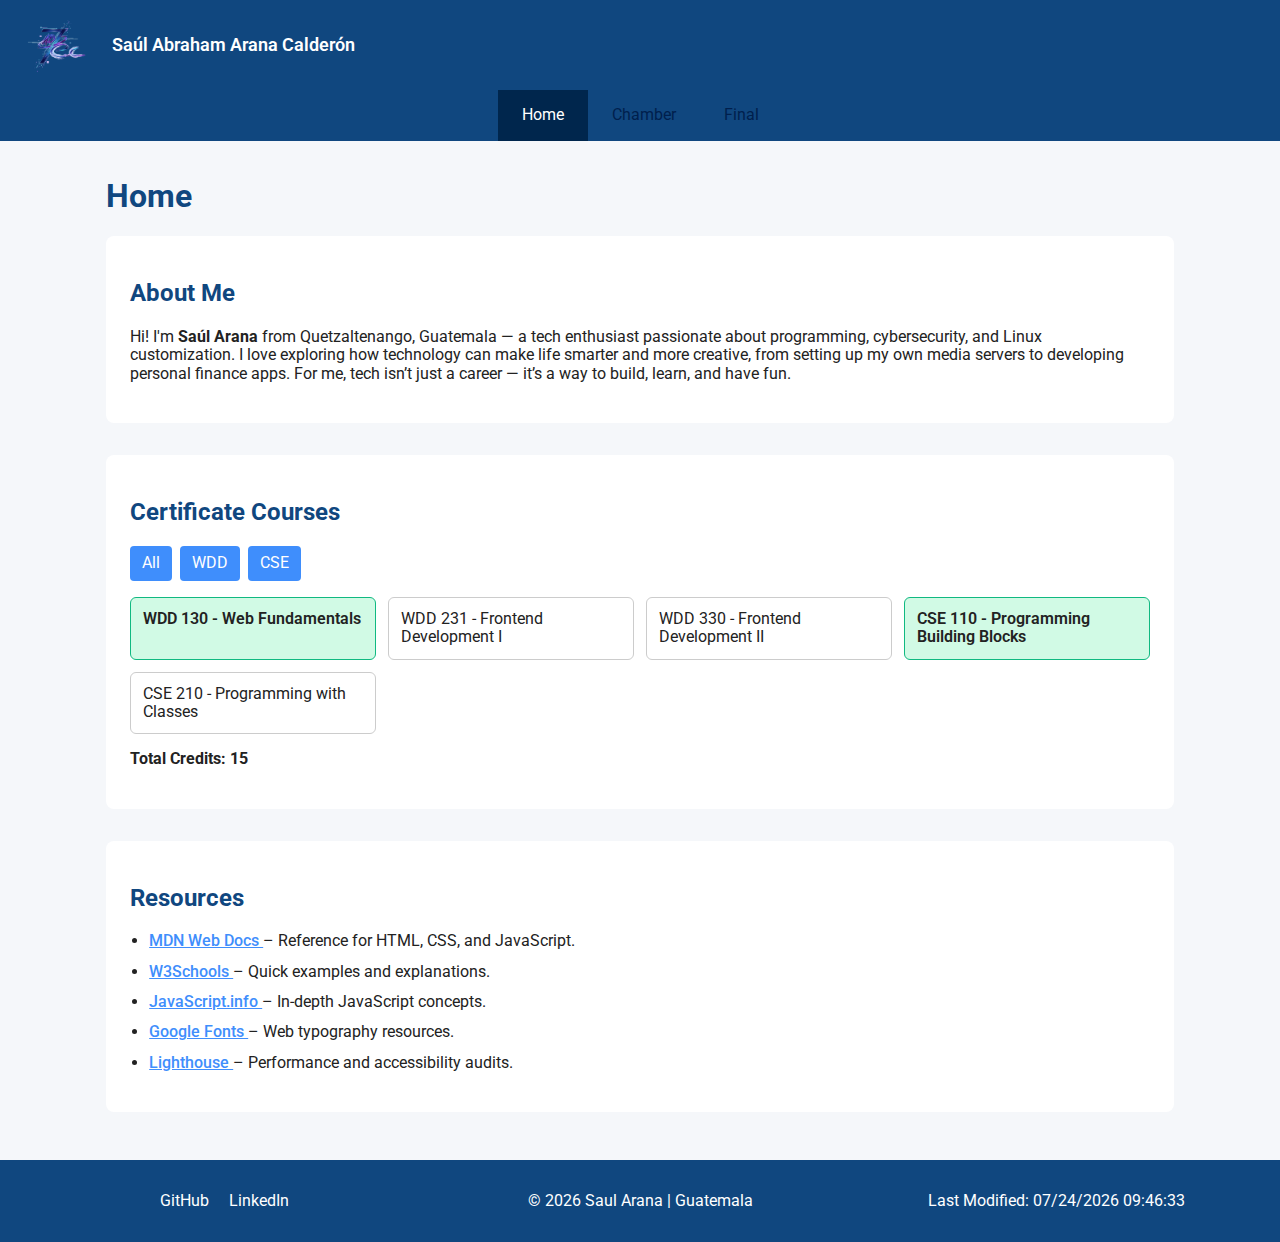
<file: index.html>
<!DOCTYPE html>
<html lang="en">

<head>
  <meta charset="UTF-8">
  <meta name="description" content="Welcome to WDD 231: Web Frontend Development I. Explore assignments, projects, and learning resources to master HTML, CSS, and JavaScript.">
  <meta name="author" content="Saul Abraham Arana Calderón">
  <meta name="viewport" content="width=device-width, initial-scale=1.0">
  <title>WDD 231 | Home</title>
  <link rel="icon" href="images/favicon.ico">

  <!-- CSS -->
  <link rel="stylesheet" href="styles/normalize.css">
  <link rel="stylesheet" href="styles/small.css">
  <link rel="stylesheet" href="styles/large.css">

  <!-- JS -->
  <script src="scripts/navigation.js" defer></script>
  <script src="scripts/date.js" defer></script>
  <script src="scripts/course.js" defer></script>

  <!-- Open Graph meta properties -->
  <meta property="og:title" content="Saul Arana | WDD 231 Course Home Page">
  <meta property="og:description"
    content="Home page for WDD 231: Web Frontend Development I. Includes assignments, projects, and resources to learn HTML, CSS, and JavaScript.">
  <meta property="og:image" content="https://SAAC7.github.io/wdd231/">
  <meta property="og:url" content="https://SAAC7.github.io/wdd231/images/ab7ec.png">

  <!-- Google Fonts -->
<link rel="preconnect" href="https://fonts.googleapis.com">
<link rel="preconnect" href="https://fonts.gstatic.com" crossorigin>
<link href="https://fonts.googleapis.com/css2?family=Roboto:wght@400;700&display=swap" rel="stylesheet">



</head>

<body>

  <header>
    <img src="images/ab7ec.png" alt="Site logo">
    <span>Saúl Abraham Arana Calderón</span>
    <button id="menuBtn">☰</button>
  </header>

  <nav id="navMenu">
    <a href="index.html" class="active">Home</a>
    <a href="chamber/directory.html">Chamber</a>
    <a href="#">Final</a>
  </nav>

  <main>
    <h1>Home</h1>

    <section>
      <h2>About Me</h2>
      <p>Hi! I'm <strong>Saúl Arana</strong> from Quetzaltenango, Guatemala — a tech enthusiast passionate about
        programming, cybersecurity, and Linux customization. I love exploring how technology can make life smarter and
        more creative, from setting up my own media servers to developing personal finance apps. For me, tech isn’t just
        a career — it’s a way to build, learn, and have fun.</p>
    </section>

    <section>
      <h2>Certificate Courses</h2>

      <div class="course-filters">
        <button data-filter="all">All</button>
        <button data-filter="wdd">WDD</button>
        <button data-filter="cse">CSE</button>
      </div>

      <div id="courses"></div>
      <p id="totalCredits"></p>
    </section>

    <section>
      <h2>Resources</h2>
      <ul class="resources">
        <li>
          <a href="https://developer.mozilla.org/" target="_blank" rel="noopener">
            MDN Web Docs
          </a> – Reference for HTML, CSS, and JavaScript.
        </li>
        <li>
          <a href="https://www.w3schools.com/" target="_blank" rel="noopener">
            W3Schools
          </a> – Quick examples and explanations.
        </li>
        <li>
          <a href="https://javascript.info/" target="_blank" rel="noopener">
            JavaScript.info
          </a> – In-depth JavaScript concepts.
        </li>
        <li>
          <a href="https://fonts.google.com/" target="_blank" rel="noopener">
            Google Fonts
          </a> – Web typography resources.
        </li>
        <li>
          <a href="https://developer.chrome.com/docs/lighthouse/" target="_blank" rel="noopener">
            Lighthouse
          </a> – Performance and accessibility audits.
        </li>
      </ul>
    </section>

  </main>

  <footer>
    <div class="social">
      <a href="https://github.com/SAAC7">GitHub</a>
      <a href="https://www.linkedin.com/in/saac7/">LinkedIn</a>
    </div>

    <p>
      &copy; <span id="year"></span> Saul Arana | Guatemala
    </p>

    <p id="lastModified"></p>
  </footer>

</body>

</html>
</file>
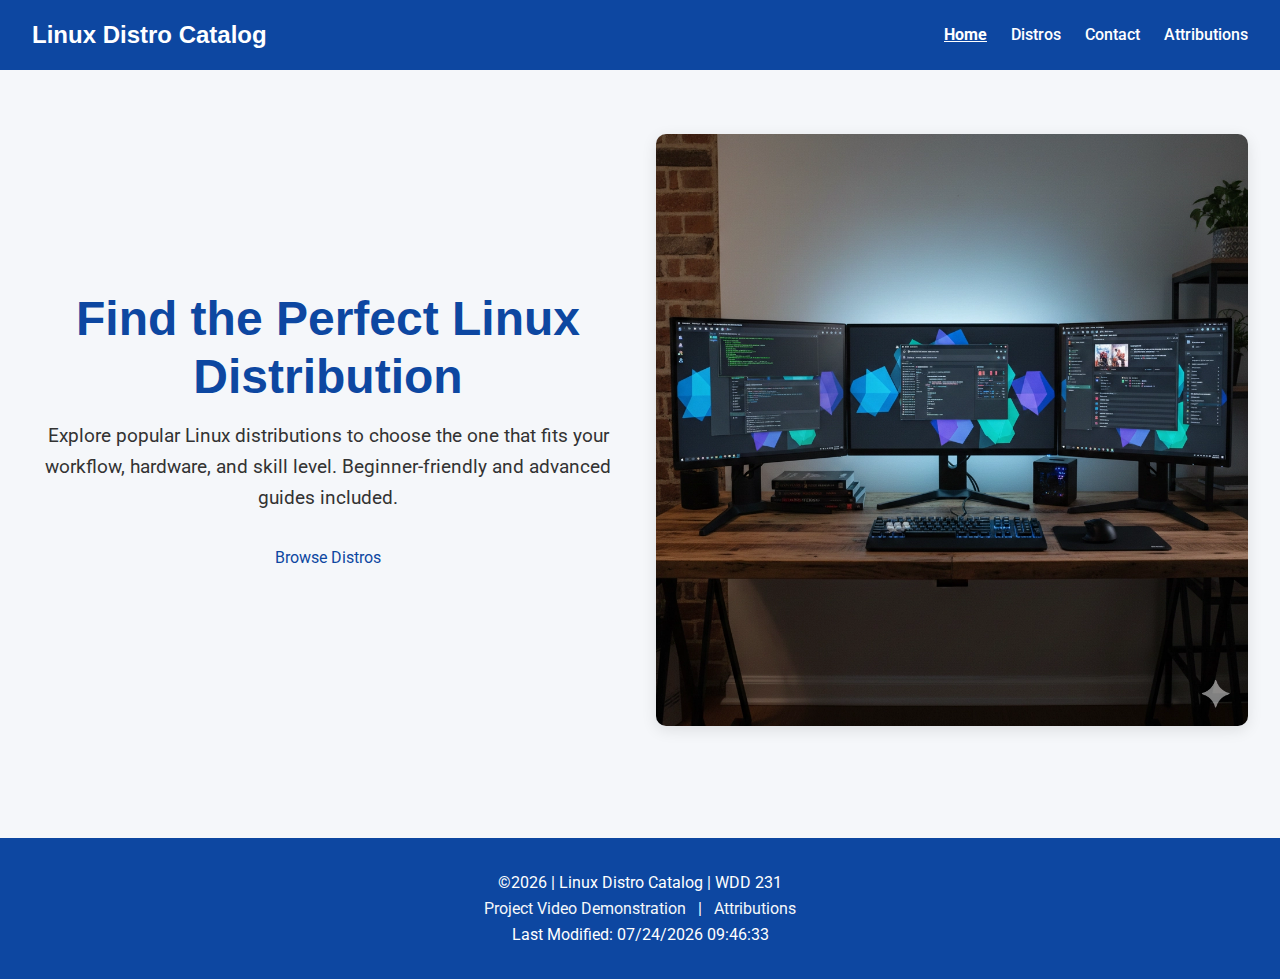
<file: final/index.html>
<!DOCTYPE html>
<html lang="en">

<head>
  <meta charset="UTF-8">
  <meta name="viewport" content="width=device-width, initial-scale=1.0">
  <title>Linux Distro Catalog | WDD 231</title>
  <meta name="description"
    content="Compare popular Linux distributions to find the best one for your needs. Beginner-friendly and advanced guides included.">
  <meta name="author" content="Saul Arana">
  <!-- Open Graph -->
  <meta property="og:title" content="Linux Distro Catalog – Compare Popular Distributions">
  <meta property="og:description"
    content="Explore and compare popular Linux distributions for beginners and advanced users. Find the right distro for you.">
  <meta property="og:image" content="https://saac7.github.io/wdd231/final/images/preview.webp">
  <meta property="og:url" content="https://saac7.github.io/wdd231/final/attributions.html">
  <meta property="og:type" content="website">
  <!-- Icono  -->
  <link rel="icon" href="images/vert_arch.ico" type="image/x-icon">

  <!-- google fonts -->
  <link rel="preconnect" href="https://fonts.googleapis.com">
  <link rel="preconnect" href="https://fonts.gstatic.com" crossorigin>
  <link href="https://fonts.googleapis.com/css2?family=Roboto:wght@400;500;700&display=swap" rel="stylesheet">



  <link rel="stylesheet" href="styles/styles.css">
  <link rel="stylesheet" href="styles/index.css">
</head>

<body>

  <!-- HEADER -->
  <header>
    <nav class="navbar">
      <div class="logo">Linux Distro Catalog</div>
      <button class="hamburger" aria-label="Open menu">&#9776;</button>
      <ul class="nav-links">
        <li><a href="index.html" class="active">Home</a></li>
        <li><a href="catalog.html">Distros</a></li>
        <li><a href="contact.html">Contact</a></li>
        <li><a href="attributions.html">Attributions</a></li>
      </ul>
    </nav>
  </header>

  <!-- MAIN HERO SECTION -->
  <main>
    <section class="hero">
      <div class="hero-text">
        <h1>Find the Perfect Linux Distribution</h1>
        <p>Explore popular Linux distributions to choose the one that fits your workflow, hardware, and skill level.
          Beginner-friendly and advanced guides included.</p>
        <a href="catalog.html" class="primary-btn">Browse Distros</a>
      </div>
      <div class="hero-image">
        <img src="images/linux-hero.webp" alt="Linux desktop computers" loading="lazy">
      </div>
    </section>
  </main>


  <!-- FOOTER -->
  <footer>
    <p>&copy;<span id="year"></span> | Linux Distro Catalog | WDD 231</p>
    <p><a href="https://youtu.be/DcRWTFZ3Qog" target="_blank">Project Video Demonstration</a> | <a
        href="attributions.html">Attributions</a></p>
    <p id="lastModified"></p>
  </footer>

  <script src="scripts/date.js" type="module"></script>
  <script src="scripts/main.js" type="module"></script>
</body>

</html>
</file>
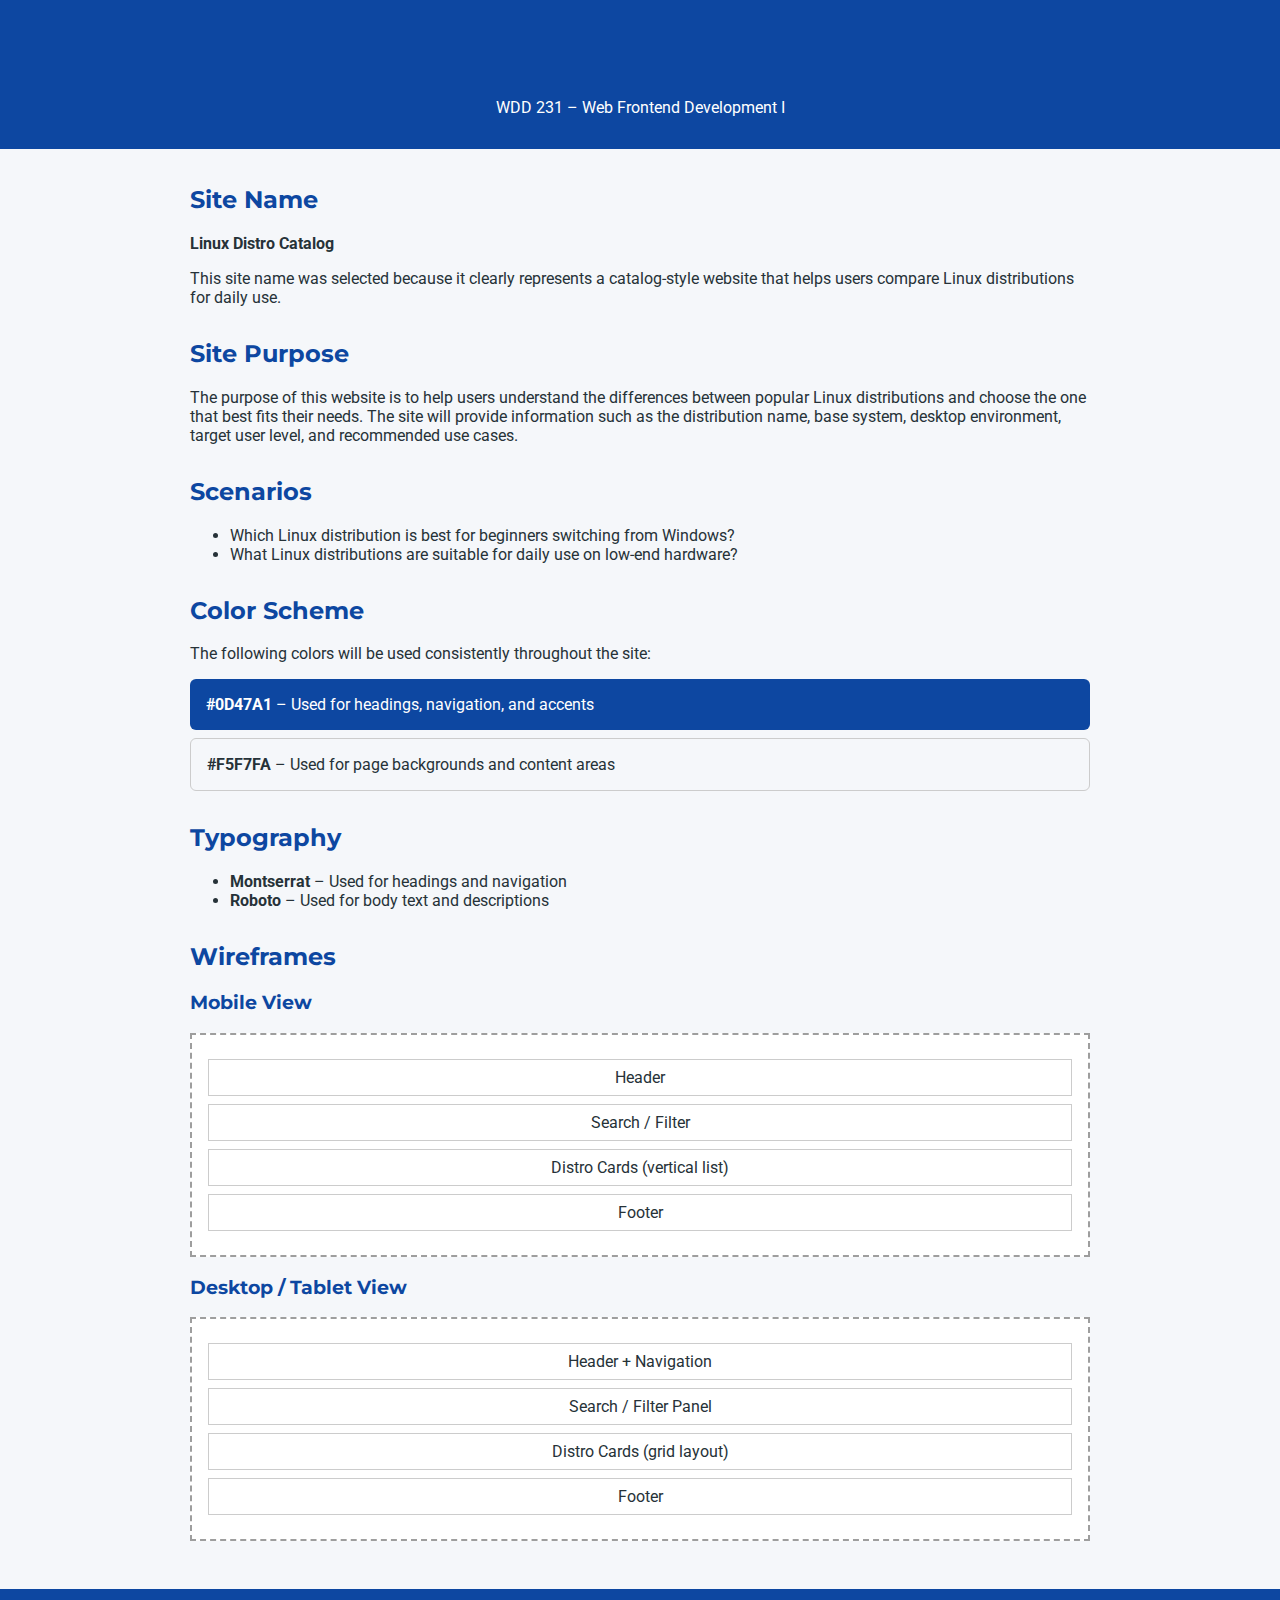
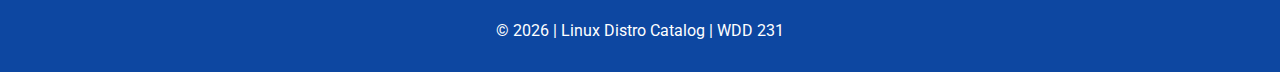
<file: site-plan/index.html>
<!DOCTYPE html>
<html lang="en">
<head>
  <meta charset="UTF-8">
  <title>Site Plan | Linux Distro Catalog</title>
  <meta name="viewport" content="width=device-width, initial-scale=1.0">
  <meta name="description" content="WDD 231 Site Plan for Linux Distro Catalog project">

  <link rel="stylesheet" href="styles/site-plan.css">

  <!-- Fonts -->
  <link rel="preconnect" href="https://fonts.googleapis.com">
  <link rel="preconnect" href="https://fonts.gstatic.com" crossorigin>
  <link href="https://fonts.googleapis.com/css2?family=Montserrat:wght@600&family=Roboto&display=swap" rel="stylesheet">
</head>

<body>
<header>
  <h1>Individual Project Site Plan</h1>
  <p>WDD 231 – Web Frontend Development I</p>
</header>

<main>

<section>
  <h2>Site Name</h2>
  <p><strong>Linux Distro Catalog</strong></p>
  <p>
    This site name was selected because it clearly represents a catalog-style website
    that helps users compare Linux distributions for daily use.
  </p>
</section>

<section>
  <h2>Site Purpose</h2>
  <p>
    The purpose of this website is to help users understand the differences between
    popular Linux distributions and choose the one that best fits their needs.
    The site will provide information such as the distribution name, base system,
    desktop environment, target user level, and recommended use cases.
  </p>
</section>

<section>
  <h2>Scenarios</h2>
  <ul>
    <li>Which Linux distribution is best for beginners switching from Windows?</li>
    <li>What Linux distributions are suitable for daily use on low-end hardware?</li>
  </ul>
</section>

<section>
  <h2>Color Scheme</h2>
  <p>The following colors will be used consistently throughout the site:</p>

  <div class="color-sample primary">
    <strong>#0D47A1</strong> – Used for headings, navigation, and accents
  </div>

  <div class="color-sample secondary">
    <strong>#F5F7FA</strong> – Used for page backgrounds and content areas
  </div>
</section>

<section>
  <h2>Typography</h2>
  <ul>
    <li><strong>Montserrat</strong> – Used for headings and navigation</li>
    <li><strong>Roboto</strong> – Used for body text and descriptions</li>
  </ul>
</section>

<section>
  <h2>Wireframes</h2>

  <h3>Mobile View</h3>
  <div class="wireframe">
    <p>Header</p>
    <p>Search / Filter</p>
    <p>Distro Cards (vertical list)</p>
    <p>Footer</p>
  </div>

  <h3>Desktop / Tablet View</h3>
  <div class="wireframe">
    <p>Header + Navigation</p>
    <p>Search / Filter Panel</p>
    <p>Distro Cards (grid layout)</p>
    <p>Footer</p>
  </div>
</section>

</main>

<footer>
  <p>© 2026 | Linux Distro Catalog | WDD 231</p>
</footer>

</body>
</html>
</file>
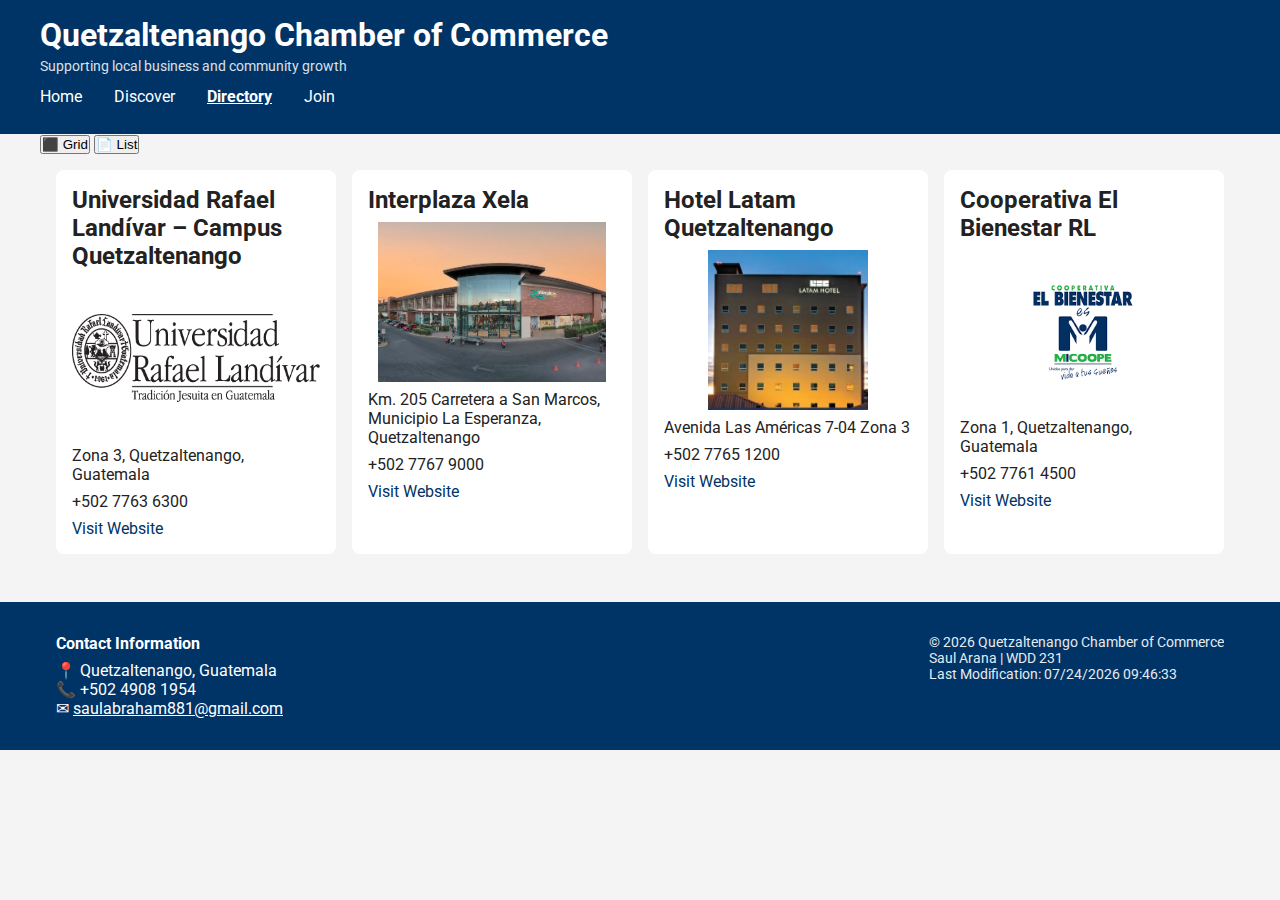
<file: chamber/directory.html>
<!DOCTYPE html>
<html lang="en">

<head>
  <meta charset="UTF-8">
  <meta name="viewport" content="width=device-width, initial-scale=1.0">
  <meta name="description" content="Official business directory of the Quetzaltenango Chamber of Commerce">
  <meta name="author" content="Saul Arana">
  <title>Chamber Directory | Quetzaltenango</title>
  <meta name="theme-color" content="#003366">
    <link rel="icon" href="images/favicon.ico">


  <!-- Open Graph / Facebook -->
  <meta property="og:title" content="Quetzaltenango Chamber of Commerce">
  <meta property="og:description"
    content="Explore local businesses, services, and trusted members of the Quetzaltenango Chamber of Commerce.">
  <meta property="og:image" content="https://saac7.github.io/wdd231/chamber/images/og-image.jpg">
  <meta property="og:url" content="https://saac7.github.io/wdd231/chamber/directory.html">

  <link rel="preconnect" href="https://fonts.googleapis.com">
  <link rel="preconnect" href="https://fonts.gstatic.com" crossorigin>
  <link href="https://fonts.googleapis.com/css2?family=Roboto:wght@400;700&display=swap" rel="stylesheet">





  <link rel="icon" href="images/favicon.ico">
  <link rel="stylesheet" href="styles/directory.css">
  <link rel="stylesheet" href="styles/large.css">
  <script src="scripts/directory.js" defer></script>
  <script src="scripts/footer.js" defer></script>
</head>

<body>

  <header class="site-header">
    <div class="header-content">
      <div class="branding">
        <h1>Quetzaltenango Chamber of Commerce</h1>
        <p class="tagline">Supporting local business and community growth</p>
        <button id="menu-btn" aria-label="Open Menu">
          &#9776; <!-- ☰ -->
        </button>
      </div>

      <nav id="primary-nav">
        <ul class="navigation">
          <li><a href="index.html">Home</a></li>
          <li><a href="discover.html">Discover</a></li>
          <li><a href="directory.html" class="active">Directory</a></li>
          <li><a href="join.html">Join</a></li>

        </ul>
      </nav>
    </div>
  </header>



  <main>
    <section class="view-controls">
      <button id="grid">⬛ Grid</button>
      <button id="list">📄 List</button>
    </section>

    <section id="list-header" class="list-header">
      <span>Company</span>
      <span>Address</span>
      <span>Phone</span>
      <span>Website</span>
    </section>

    <section id="members" class="grid"></section>
  </main>


  <footer class="site-footer">
    <div class="footer-content">

      <section class="footer-info">
        <h2>Contact Information</h2>
        <p>📍 Quetzaltenango, Guatemala</p>
        <p>📞 +502 4908 1954</p>
        <p>✉ <a href="mailto:saulabraham881@gmail.com">saulabraham881@gmail.com</a></p>
      </section>

      <section class="footer-meta">
        <p>© <span id="year"></span> Quetzaltenango Chamber of Commerce</p>
        <p>Saul Arana | WDD 231</p>
        <p>Last Modification: <span id="lastModified"></span></p>
      </section>

    </div>
  </footer>

</body>

</html>
</file>
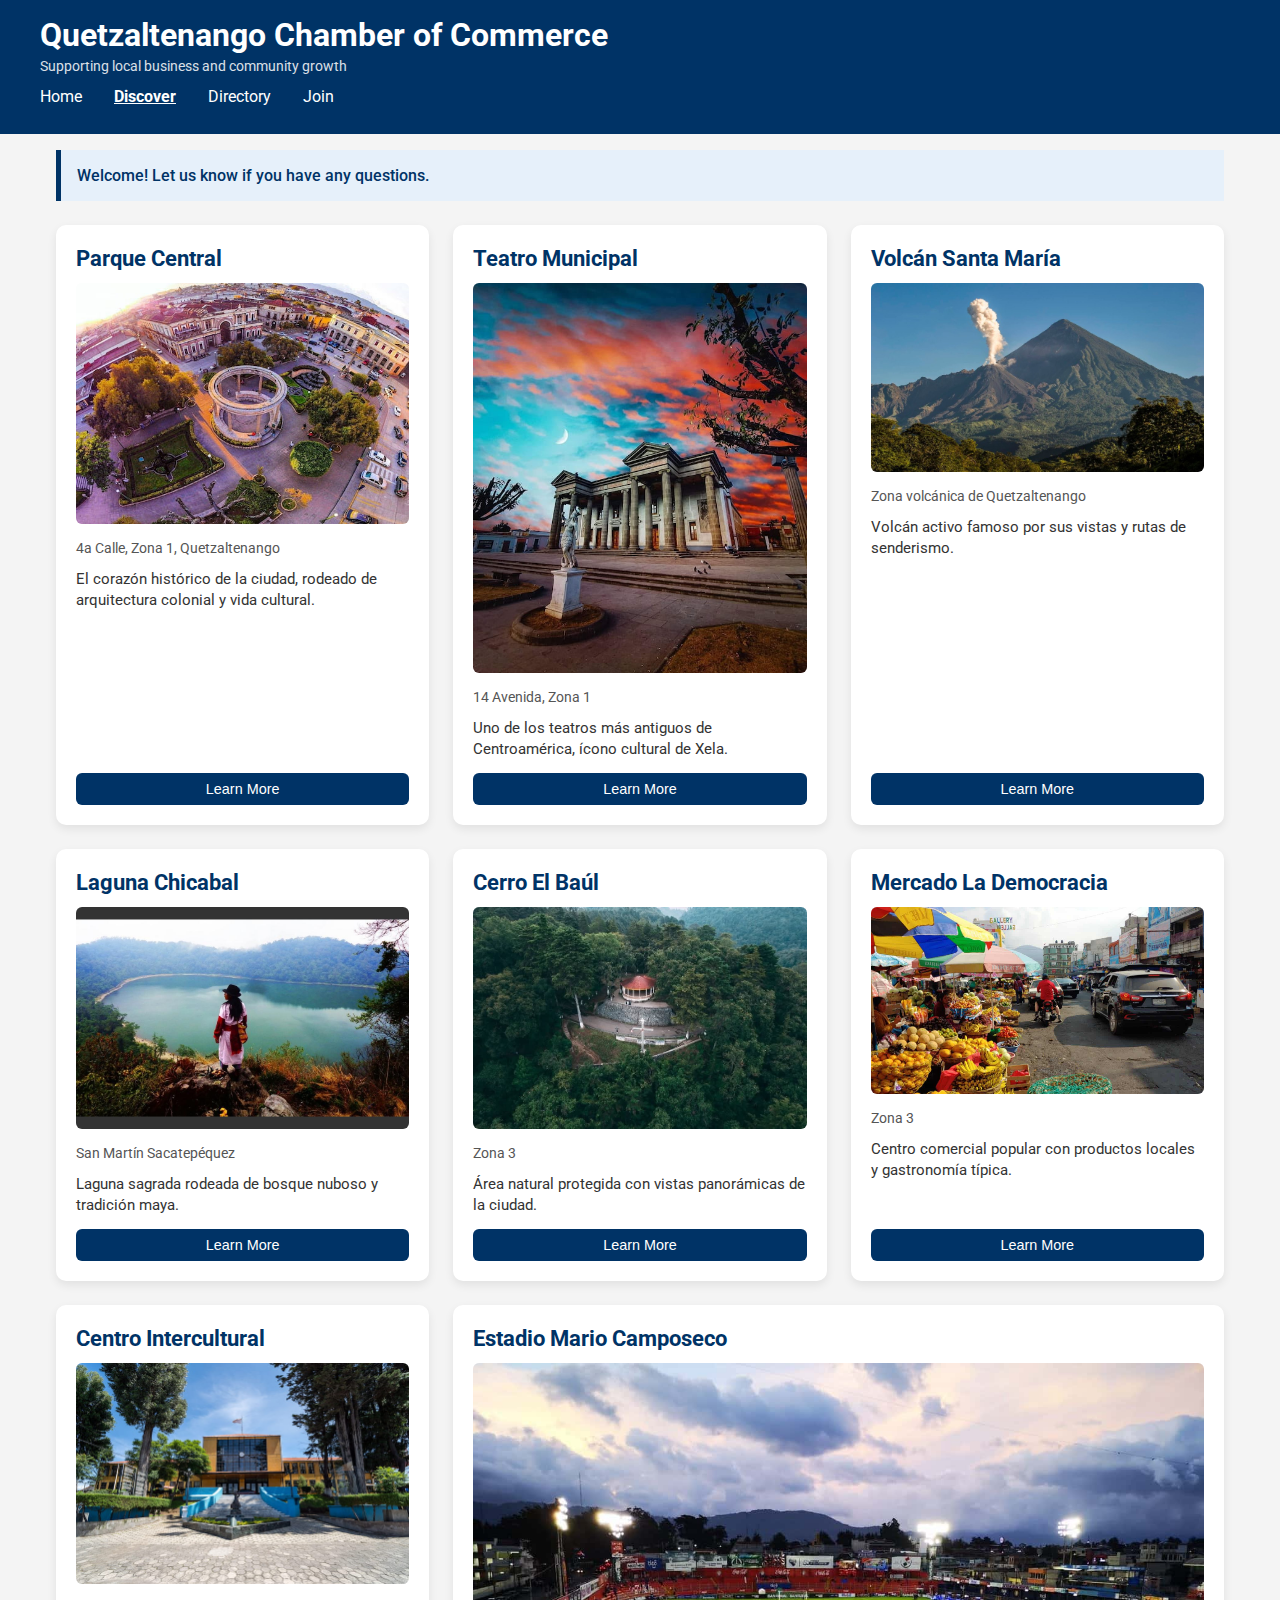
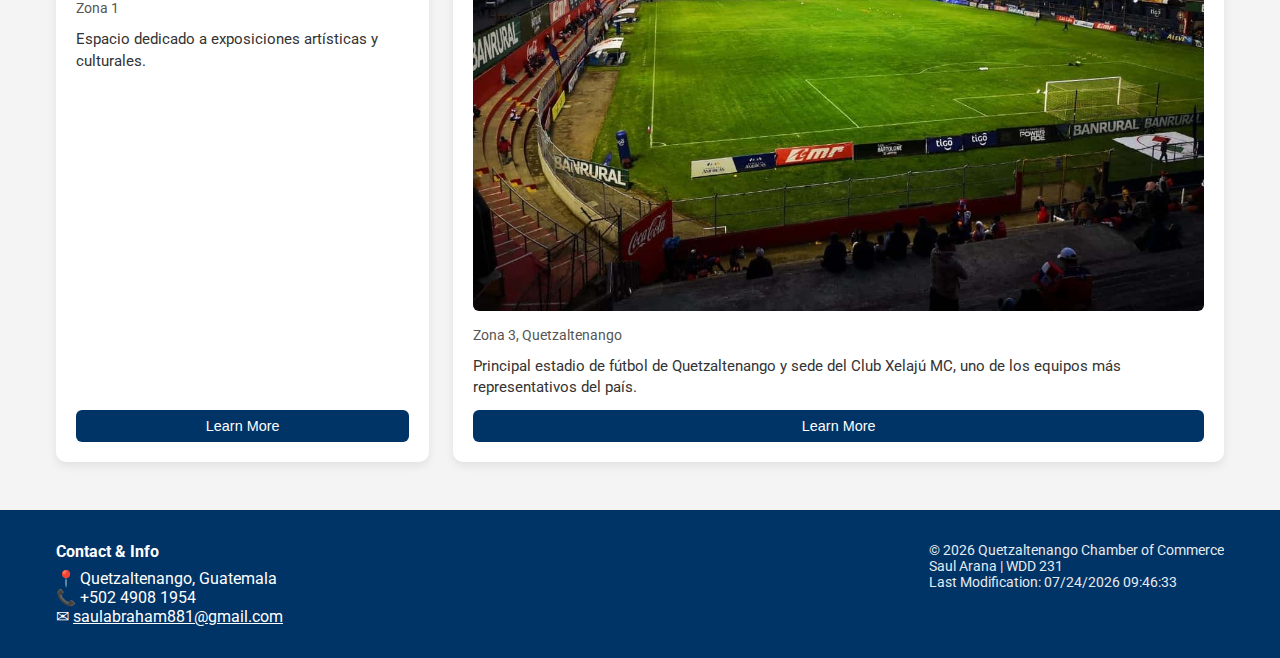
<file: chamber/discover.html>
<!DOCTYPE html>
<html lang="en">

<head>
    <meta charset="UTF-8">
    <meta name="viewport" content="width=device-width, initial-scale=1.0">
    <meta name="description" content="Official business directory of the Quetzaltenango Chamber of Commerce">
    <meta name="author" content="Saul Arana">
    <title>Chamber Discover | Quetzaltenango</title>
    <meta name="theme-color" content="#003366">
    <link rel="icon" href="images/favicon.ico">


    <!-- Open Graph / Facebook -->
    <meta property="og:title" content="Quetzaltenango Chamber of Commerce">
    <meta property="og:description"
        content="Explore local businesses, services, and trusted members of the Quetzaltenango Chamber of Commerce.">
    <meta property="og:image" content="https://saac7.github.io/wdd231/chamber/images/og-image.jpg">
    <meta property="og:url" content="https://saac7.github.io/wdd231/chamber/directory.html">

    <link rel="preconnect" href="https://fonts.googleapis.com">
    <link rel="preconnect" href="https://fonts.gstatic.com" crossorigin>
    <link href="https://fonts.googleapis.com/css2?family=Roboto:wght@400;700&display=swap" rel="stylesheet">





    <link rel="icon" href="images/favicon.ico">
    <link rel="stylesheet" href="styles/base.css">
    <link rel="stylesheet" href="styles/base_large.css">
    <link rel="stylesheet" href="styles/discover.css">

    <script src="scripts/footer.js" defer></script>
    <script src="scripts/discover.js" type="module"></script>
</head>

<body>

    <header class="site-header">
        <div class="header-content">
            <div class="branding">
                <h1>Quetzaltenango Chamber of Commerce</h1>
                <p class="tagline">Supporting local business and community growth</p>
                <button id="menu-btn" aria-label="Open Menu">
                    &#9776; <!-- ☰ -->
                </button>
            </div>

            <nav id="primary-nav">
                <ul class="navigation">
                    <li><a href="index.html">Home</a></li>
                    <li><a href="discover.html" class="active">Discover</a></li>
                    <li><a href="directory.html">Directory</a></li>
                    <li><a href="join.html">Join</a></li>

                </ul>
            </nav>
        </div>
    </header>


    <main class="discover-page">
        

        <section id="visit-message" class="visit-message"></section>

        <section class="discover-grid" id="discoverGrid">
            <!-- Cards injected by JS -->
        </section>

    </main>






    <footer class="site-footer">
        <div class="footer-content">

            <section class="footer-info">
                <h2>Contact & Info</h2>
                <p>📍 Quetzaltenango, Guatemala</p>
                <p>📞 +502 4908 1954</p>
                <p>✉ <a href="mailto:saulabraham881@gmail.com">saulabraham881@gmail.com</a></p>
            </section>

            <section class="footer-meta">
                <p>© <span id="year"></span> Quetzaltenango Chamber of Commerce</p>
                <p>Saul Arana | WDD 231</p>
                <p>Last Modification: <span id="lastModified"></span></p>
            </section>

        </div>
    </footer>

</body>

</html>
</file>
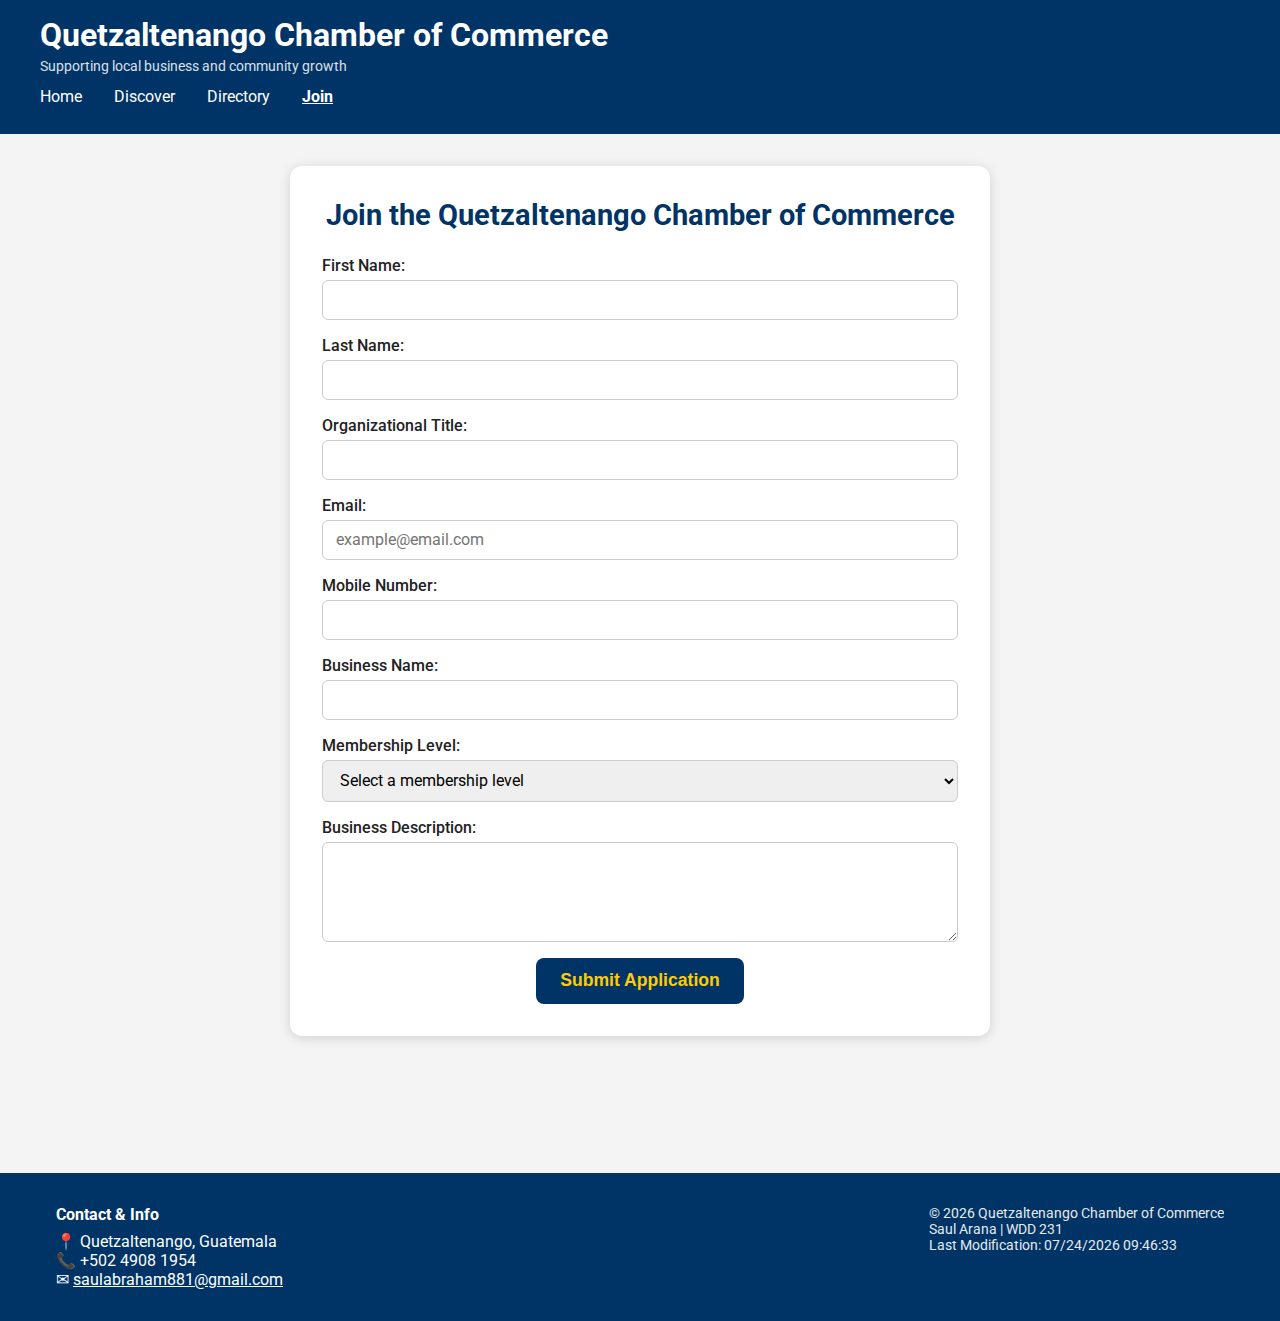
<file: chamber/join.html>
<!DOCTYPE html>
<html lang="en">

<head>
    <meta charset="UTF-8">
    <meta name="viewport" content="width=device-width, initial-scale=1.0">
    <meta name="description" content="Official business Join form of the Quetzaltenango Chamber of Commerce">
    <meta name="author" content="Saul Arana">
    <title>Chamber Join | Quetzaltenango</title>
    <meta name="theme-color" content="#003366">
    <link rel="icon" href="images/favicon.ico">


    <!-- Open Graph / Facebook -->
    <meta property="og:title" content="Quetzaltenango Chamber of Commerce">
    <meta property="og:description"
        content="Explore local businesses, services, and trusted members of the Quetzaltenango Chamber of Commerce.">
    <meta property="og:image" content="https://saac7.github.io/wdd231/chamber/images/og-image.jpg">
    <meta property="og:url" content="https://saac7.github.io/wdd231/chamber/directory.html">

    <link rel="preconnect" href="https://fonts.googleapis.com">
    <link rel="preconnect" href="https://fonts.gstatic.com" crossorigin>
    <link href="https://fonts.googleapis.com/css2?family=Roboto:wght@400;700&display=swap" rel="stylesheet">





    <link rel="icon" href="images/favicon.ico">
    <link rel="stylesheet" href="styles/join.css">
    <link rel="stylesheet" href="styles/large.css">

    <script src="scripts/footer.js" defer></script>
    <script src="scripts/join.js" defer></script>
</head>

<body>

    <header class="site-header">
        <div class="header-content">
            <div class="branding">
                <h1>Quetzaltenango Chamber of Commerce</h1>
                <p class="tagline">Supporting local business and community growth</p>
                <button id="menu-btn" aria-label="Open Menu">
                    &#9776; <!-- ☰ -->
                </button>
            </div>

            <nav id="primary-nav">
                <ul class="navigation">
                    <li><a href="index.html">Home</a></li>
                    <li><a href="discover.html">Discover</a></li>
                    <li><a href="directory.html">Directory</a></li>
                    <li><a href="join.html" class="active">Join</a></li>

                </ul>
            </nav>
        </div>
    </header>





    <main>
  <section class="membership-form">
    <h2>Join the Quetzaltenango Chamber of Commerce</h2>
    <form method="get" action="thankyou.html">
      <!-- First Name -->
      <label>
        First Name:
        <input type="text" name="firstName" title="Enter your first name" required autocomplete="given-name">
      </label>

      <!-- Last Name -->
      <label>
        Last Name:
        <input type="text" name="lastName" title="Enter your last name" required autocomplete="family-name">
      </label>

      <!-- Organizational Title -->
      <label>
        Organizational Title:
        <input type="text" name="orgTitle" title="Enter your organizational title" 
               pattern="[A-Za-z\s\-]{7,}" autocomplete="organization-title">
      </label>

      <!-- Email -->
      <label>
        Email:
        <input type="email" name="email" title="Enter your email" required 
               autocomplete="email" placeholder="example@email.com">
      </label>

      <!-- Mobile Phone -->
      <label>
        Mobile Number:
        <input type="tel" name="mobile" title="Enter your mobile number" required autocomplete="tel">
      </label>

      <!-- Business/Organization Name -->
      <label>
        Business Name:
        <input type="text" name="business" title="Enter your business name" required autocomplete="organization">
      </label>

      <!-- Membership Level -->
      <label>
        Membership Level:
        <select name="membership" required title="Select your membership level">
  <option value="" disabled selected>Select a membership level</option>
  <option value="np">NP Membership (Non-Profit, no fee)</option>
  <option value="bronze">Bronze Membership</option>
  <option value="silver">Silver Membership</option>
  <option value="gold">Gold Membership</option>
</select>

      </label>

      <!-- Business Description -->
      <label>
        Business Description:
        <textarea name="description" title="Enter a short description of your business"></textarea>
      </label>

      <!-- Timestamp -->
      <input type="hidden" name="timestamp" id="timestamp">

      <!-- Submit Button -->
      <input type="submit" value="Submit Application">
    </form>
  </section>

  <!-- Membership Cards -->
  <section class="membership-cards">
    <div class="card" data-modal="np-modal">
      <h3>NP Membership</h3>
      <a href="#" class="open-modal">Learn More</a>
    </div>
    <div class="card" data-modal="bronze-modal">
      <h3>Bronze Membership</h3>
      <a href="#" class="open-modal">Learn More</a>
    </div>
    <div class="card" data-modal="silver-modal">
      <h3>Silver Membership</h3>
      <a href="#" class="open-modal">Learn More</a>
    </div>
    <div class="card" data-modal="gold-modal">
      <h3>Gold Membership</h3>
      <a href="#" class="open-modal">Learn More</a>
    </div>
  </section>

  <section>
    <div id="np-modal" class="modal">
  <div class="modal-content">
    <span class="close">&times;</span>
    <h2>NP Membership Benefits</h2>
    <p>Access to community resources, networking events, and no membership fee.</p>
  </div>
</div>

<div id="bronze-modal" class="modal">
  <div class="modal-content">
    <span class="close">&times;</span>
    <h2>Bronze Membership Benefits</h2>
    <p>Advertising opportunities, training sessions, and event discounts.</p>
  </div>
</div>

<div id="silver-modal" class="modal">
  <div class="modal-content">
    <span class="close">&times;</span>
    <h2>Silver Membership Benefits</h2>
    <p>All Bronze benefits plus spotlight features on homepage and premium event access.</p>
  </div>
</div>

<div id="gold-modal" class="modal">
  <div class="modal-content">
    <span class="close">&times;</span>
    <h2>Gold Membership Benefits</h2>
    <p>All Silver benefits plus exclusive events, top advertising spots, and leadership opportunities.</p>
  </div>
</div>

  </section>
</main>







    <footer class="site-footer">
        <div class="footer-content">

            <section class="footer-info">
                <h2>Contact & Info</h2>
                <p>📍 Quetzaltenango, Guatemala</p>
                <p>📞 +502 4908 1954</p>
                <p>✉ <a href="mailto:saulabraham881@gmail.com">saulabraham881@gmail.com</a></p>
            </section>

           <div class="footer-meta">
  <p>© <span id="year"></span> Quetzaltenango Chamber of Commerce</p>
  <p>Saul Arana | WDD 231</p>
  <p>Last Modification: <span id="lastModified"></span></p>
</div>


        </div>
    </footer>

</body>

</html>
</file>
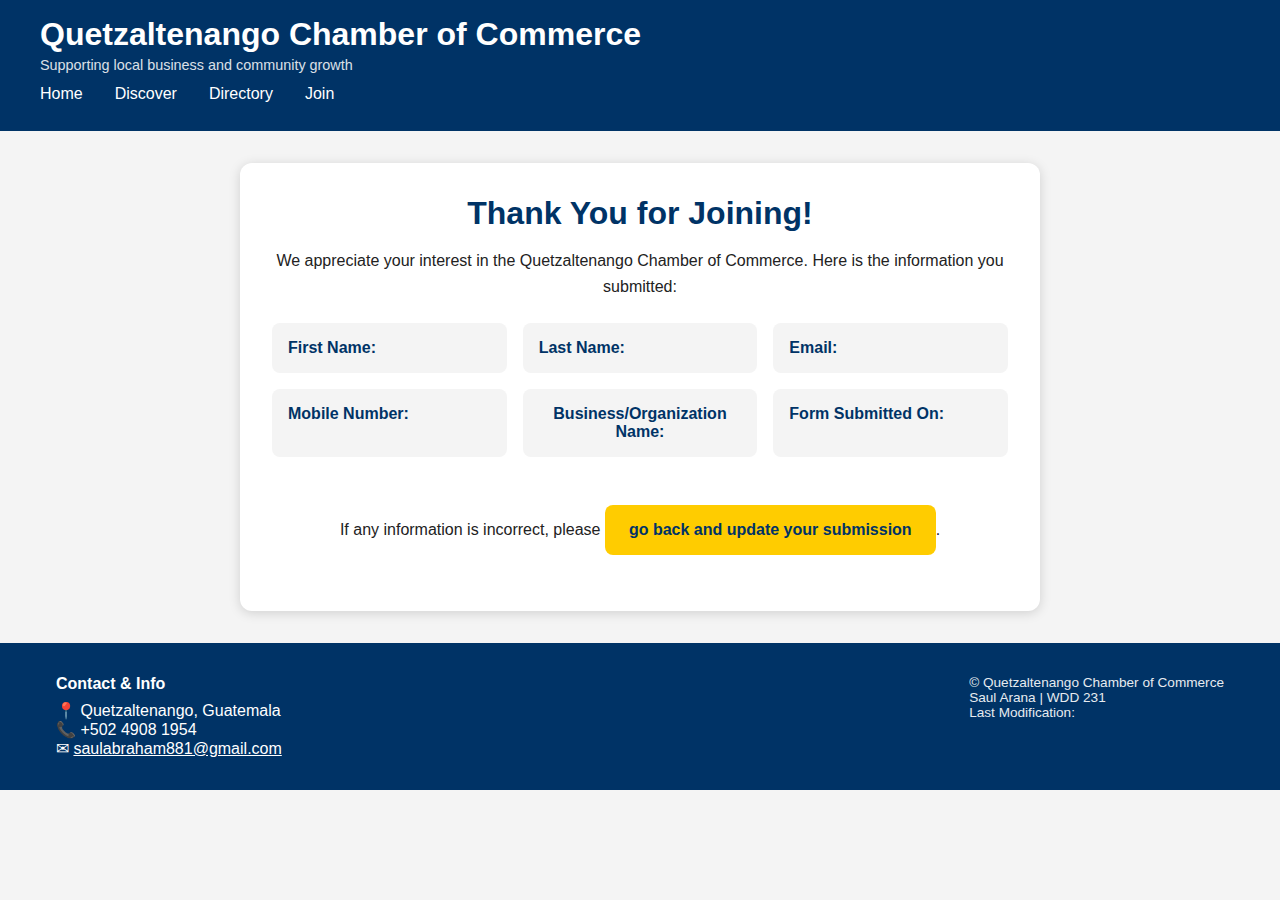
<file: chamber/thankyou.html>
<!DOCTYPE html>
<html lang="en">

<head>
    <meta charset="UTF-8">
    <meta name="viewport" content="width=device-width, initial-scale=1.0">
    <meta name="description" content="Thank you page for joining the Quetzaltenango Chamber of Commerce">
    <meta name="author" content="Saul Arana">
    <title>Thank You | Quetzaltenango Chamber</title>
    <link rel="icon" href="images/favicon.ico">
    <link rel="stylesheet" href="styles/small.css">
    <link rel="stylesheet" href="styles/thankyou.css">
    <link rel="stylesheet" href="styles/large.css">
    <script defer>
        // Función para obtener parámetros GET
        function getQueryParam(name) {
            const urlParams = new URLSearchParams(window.location.search);
            return urlParams.get(name) || '';
        }

        // Mostrar los datos del formulario
        window.addEventListener('DOMContentLoaded', () => {
            const fields = ['firstName', 'lastName', 'email', 'mobile', 'business', 'timestamp'];
            fields.forEach(field => {
                const element = document.getElementById(field);
                if (element) {
                    element.textContent = getQueryParam(field);
                }
            });
        });
    </script>
</head>

<body>
    <header class="site-header">
        <div class="header-content">
            <div class="branding">
                <h1>Quetzaltenango Chamber of Commerce</h1>
                <p class="tagline">Supporting local business and community growth</p>
                <button id="menu-btn" aria-label="Open Menu">&#9776;</button>
            </div>
            <nav id="primary-nav">
                <ul class="navigation">
                    <li><a href="index.html">Home</a></li>
                    <li><a href="discover.html">Discover</a></li>
                    <li><a href="directory.html">Directory</a></li>
                    <li><a href="join.html">Join</a></li>
                </ul>
            </nav>
        </div>
    </header>

    <main>
        <section class="thankyou-message">
            <h2>Thank You for Joining!</h2>
            <p>We appreciate your interest in the Quetzaltenango Chamber of Commerce. Here is the information you submitted:</p>

            <ul class="submitted-info">
                <li><strong>First Name:</strong> <span id="firstName"></span></li>
                <li><strong>Last Name:</strong> <span id="lastName"></span></li>
                <li><strong>Email:</strong> <span id="email"></span></li>
                <li><strong>Mobile Number:</strong> <span id="mobile"></span></li>
                <li><strong>Business/Organization Name:</strong> <span id="business"></span></li>
                <li><strong>Form Submitted On:</strong> <span id="timestamp"></span></li>
            </ul>

            <p>If any information is incorrect, please <a href="join.html">go back and update your submission</a>.</p>
        </section>
    </main>

    <footer class="site-footer">
        <div class="footer-content">
            <section class="footer-info">
                <h2>Contact & Info</h2>
                <p>📍 Quetzaltenango, Guatemala</p>
                <p>📞 +502 4908 1954</p>
                <p>✉ <a href="mailto:saulabraham881@gmail.com">saulabraham881@gmail.com</a></p>
            </section>
            <section class="footer-meta">
                <p>© <span id="year"></span> Quetzaltenango Chamber of Commerce</p>
                <p>Saul Arana | WDD 231</p>
                <p>Last Modification: <span id="lastModified"></span></p>
            </section>
        </div>
    </footer>
</body>

</html>
</file>
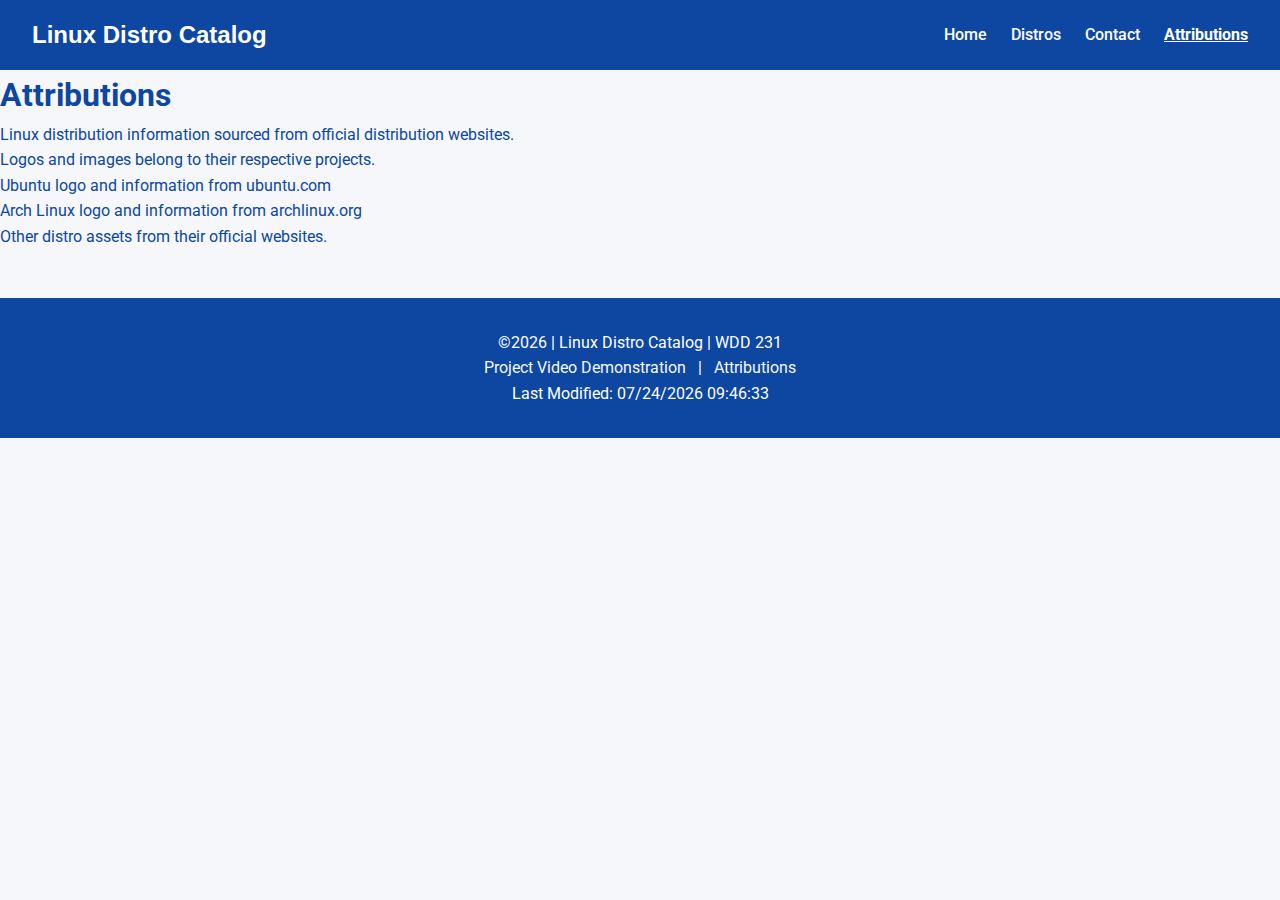
<file: final/attributions.html>
<!DOCTYPE html>
<html lang="en">

<head>
  <meta charset="UTF-8">
  <meta name="viewport" content="width=device-width, initial-scale=1.0">
  <title>Linux Distro Catalog | WDD 231</title>
  <meta name="description"
    content="Compare popular Linux distributions to find the best one for your needs. Beginner-friendly and advanced guides included.">
  <meta name="author" content="Saul Arana">
  <!-- Open Graph -->
  <meta property="og:title" content="Linux Distro Catalog – Compare Popular Distributions">
  <meta property="og:description"
    content="Explore and compare popular Linux distributions for beginners and advanced users. Find the right distro for you.">
  <meta property="og:image" content="https://saac7.github.io/wdd231/final/images/preview.webp">
  <meta property="og:url" content="https://saac7.github.io/wdd231/final/attributions.html">
  <meta property="og:type" content="website">

  <link rel="icon" href="images/vert_arch.ico" type="image/x-icon">

  <!-- google fonts -->
  <link rel="preconnect" href="https://fonts.googleapis.com">
  <link rel="preconnect" href="https://fonts.gstatic.com" crossorigin>
  <link href="https://fonts.googleapis.com/css2?family=Roboto:wght@400;500;700&display=swap" rel="stylesheet">


  <link rel="stylesheet" href="styles/styles.css">
  <link rel="stylesheet" href="styles/attributions.css">

</head>

<body>

  <!-- HEADER -->
  <header>
    <nav class="navbar">
      <div class="logo">Linux Distro Catalog</div>
      <button class="hamburger" aria-label="Open menu">&#9776;</button>
      <ul class="nav-links">
        <li><a href="index.html">Home</a></li>
        <li><a href="catalog.html">Distros</a></li>
        <li><a href="contact.html">Contact</a></li>
        <li><a href="attributions.html" class="active">Attributions</a></li>
      </ul>
    </nav>
  </header>

  <!-- MAIN HERO SECTION -->
  <main class="page-container">
    <section>
      <h1>Attributions</h1>

      <ul>
        <li>Linux distribution information sourced from official distribution websites.</li>
        <li>Logos and images belong to their respective projects.</li>
        <li>Ubuntu logo and information from ubuntu.com</li>
        <li>Arch Linux logo and information from archlinux.org</li>
        <li>Other distro assets from their official websites.</li>
      </ul>
    </section>
  </main>

  <!-- FOOTER -->
  <footer>
    <p>&copy;<span id="year"></span> | Linux Distro Catalog | WDD 231</p>
    <p><a href="https://youtu.be/DcRWTFZ3Qog" target="_blank">Project Video Demonstration</a> | <a
        href="attributions.html">Attributions</a></p>
    <p id="lastModified"></p>
  </footer>

  <script src="scripts/date.js" type="module"></script>
  <script src="scripts/main.js" type="module"></script>
</body>

</html>
</file>
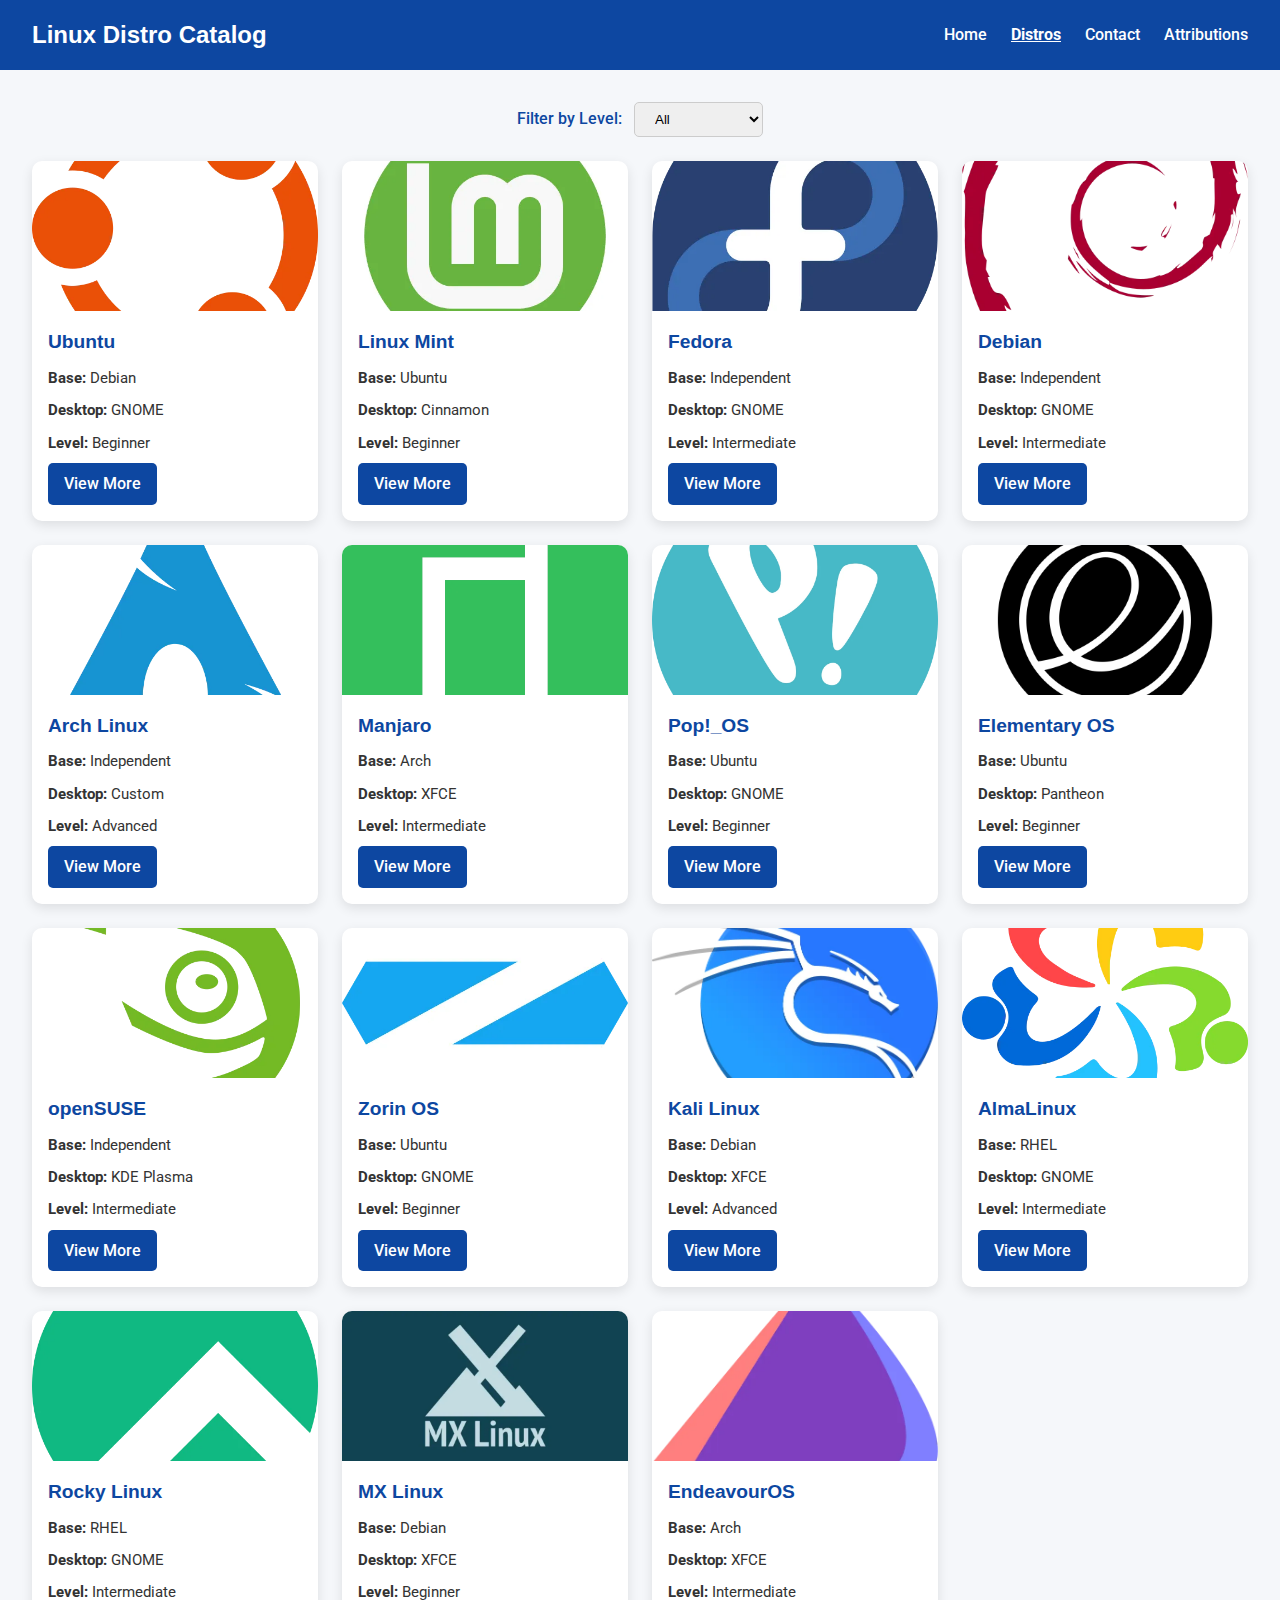
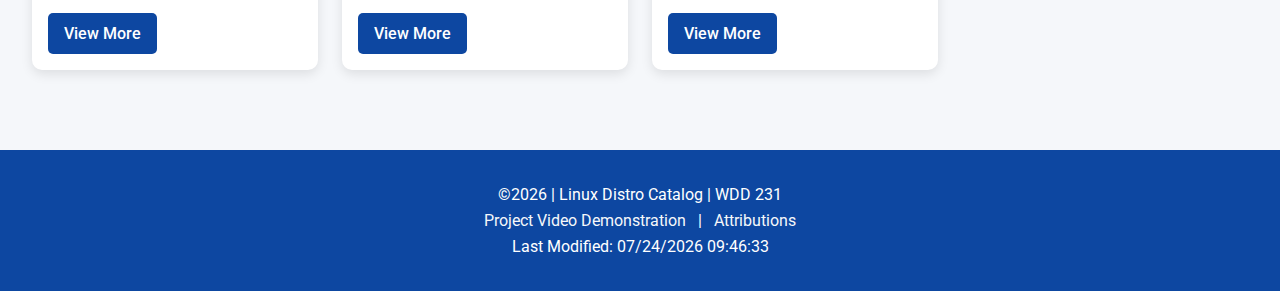
<file: final/catalog.html>
<!DOCTYPE html>
<html lang="en">

<head>
  <meta charset="UTF-8">
  <meta name="viewport" content="width=device-width, initial-scale=1.0">
  <title>Linux Distro Catalog | Browse Distros</title>
  <meta name="description"
    content="Compare popular Linux distributions to find the best one for your needs. Beginner-friendly and advanced guides included.">
  <meta name="author" content="Saul Arana">
  <!-- Open Graph -->
  <meta property="og:title" content="Linux Distro Catalog – Compare Popular Distributions">
  <meta property="og:description"
    content="Explore and compare popular Linux distributions for beginners and advanced users. Find the right distro for you.">
  <meta property="og:image" content="https://saac7.github.io/wdd231/final/images/preview.webp">
  <meta property="og:url" content="https://saac7.github.io/wdd231/final/attributions.html">
  <meta property="og:type" content="website">

  <link rel="icon" href="images/vert_arch.ico" type="image/x-icon">

    <!-- google fonts -->
  <link rel="preconnect" href="https://fonts.googleapis.com">
  <link rel="preconnect" href="https://fonts.gstatic.com" crossorigin>
  <link href="https://fonts.googleapis.com/css2?family=Roboto:wght@400;500;700&display=swap" rel="stylesheet">


  <link rel="stylesheet" href="styles/styles.css">
  <link rel="stylesheet" href="styles/catalog.css">

</head>

<body>

  <!-- HEADER -->
  <header>
    <nav class="navbar">
      <div class="logo">Linux Distro Catalog</div>
      <button class="hamburger" aria-label="Open menu">&#9776;</button>
      <ul class="nav-links">
        <li><a href="index.html">Home</a></li>
        <li><a href="catalog.html" class="active">Distros</a></li>
        <li><a href="contact.html">Contact</a></li>
        <li><a href="attributions.html">Attributions</a></li>
      </ul>
    </nav>
  </header>


  <main>
    <section class="catalog-container">
      <div class="filter-bar">
        <label for="levelFilter">Filter by Level:</label>
        <select id="levelFilter">
          <option value="All">All</option>
          <option value="Beginner">Beginner</option>
          <option value="Intermediate">Intermediate</option>
          <option value="Advanced">Advanced</option>
        </select>
      </div>
      <div id="distroGrid" class="distro-grid">
        <!-- Cards -->
      </div>
    </section>
  </main>

  <!-- FOOTER -->
  <footer>
    <p>&copy;<span id="year"></span> | Linux Distro Catalog | WDD 231</p>
    <p><a href="https://youtu.be/DcRWTFZ3Qog" target="_blank">Project Video Demonstration</a> | <a
        href="attributions.html">Attributions</a></p>
    <p id="lastModified"></p>
  </footer>

  <script type="module" src="scripts/date.js"></script>
  <script type="module" src="scripts/main.js"></script>
  <script type="module" src="scripts/fetch.js"></script>
  <script type="module" src="scripts/modal.js"></script>
  <script type="module" src="scripts/filter.js"></script>
  <script type="module" src="scripts/storage.js"></script>
</body>

</html>
</file>
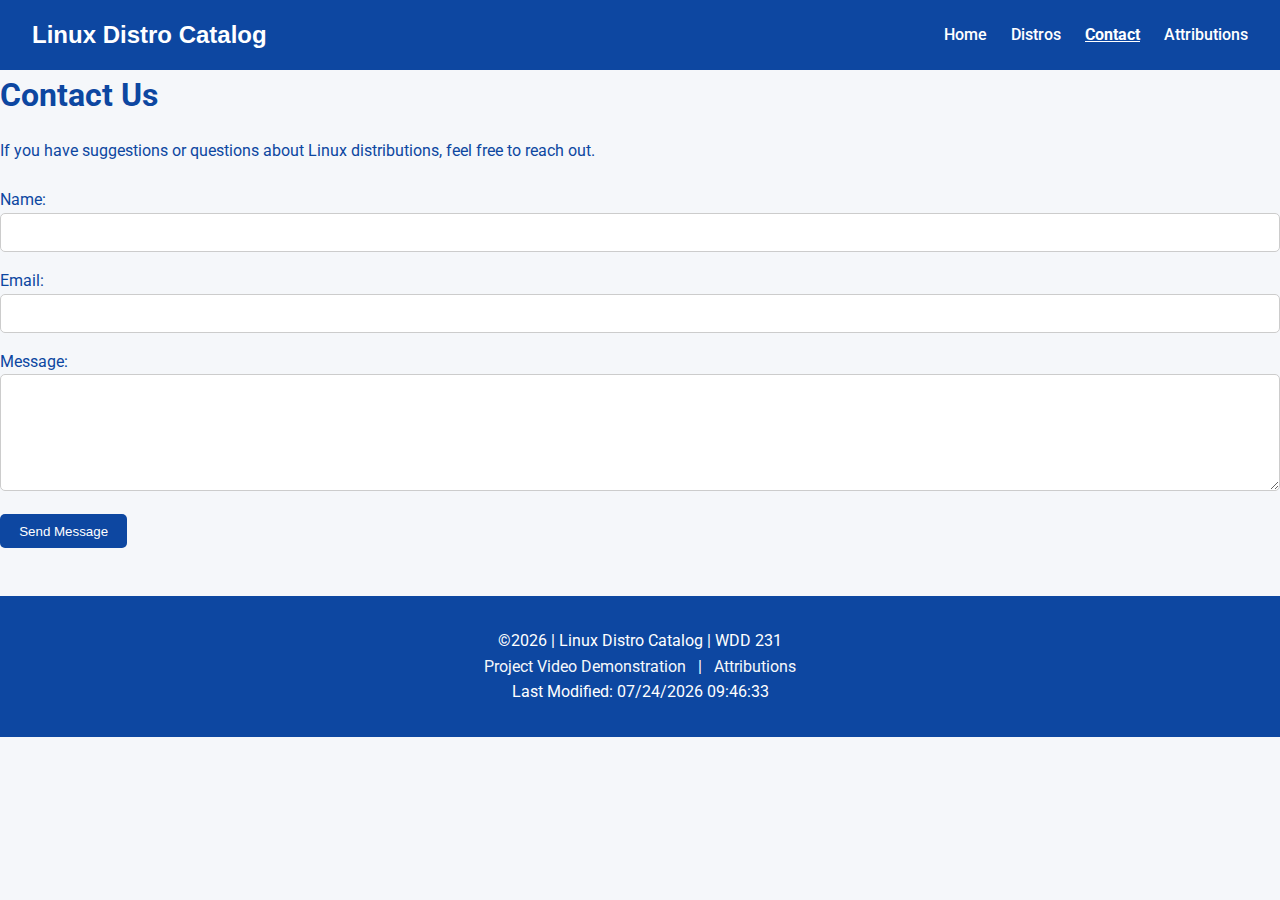
<file: final/contact.html>
<!DOCTYPE html>
<html lang="en">

<head>
  <meta charset="UTF-8">
  <meta name="viewport" content="width=device-width, initial-scale=1.0">
  <title>Linux Distro Catalog | WDD 231</title>
  <meta name="description"
    content="Compare popular Linux distributions to find the best one for your needs. Beginner-friendly and advanced guides included.">
  <meta name="author" content="Saul Arana">
  <!-- Open Graph -->
  <meta property="og:title" content="Linux Distro Catalog – Compare Popular Distributions">
  <meta property="og:description"
    content="Explore and compare popular Linux distributions for beginners and advanced users. Find the right distro for you.">
  <meta property="og:image" content="https://saac7.github.io/wdd231/final/images/preview.webp">
  <meta property="og:url" content="https://saac7.github.io/wdd231/final/attributions.html">
  <meta property="og:type" content="website">

  <link rel="icon" href="images/vert_arch.ico" type="image/x-icon">

  <!-- google fonts -->
  <link rel="preconnect" href="https://fonts.googleapis.com">
  <link rel="preconnect" href="https://fonts.gstatic.com" crossorigin>
  <link href="https://fonts.googleapis.com/css2?family=Roboto:wght@400;500;700&display=swap" rel="stylesheet">


  <link rel="stylesheet" href="styles/styles.css">
  <link rel="stylesheet" href="styles/contact.css">

</head>

<body>

  <!-- HEADER -->
  <header>
    <nav class="navbar">
      <div class="logo">Linux Distro Catalog</div>
      <button class="hamburger" aria-label="Open menu">&#9776;</button>
      <ul class="nav-links">
        <li><a href="index.html">Home</a></li>
        <li><a href="catalog.html">Distros</a></li>
        <li><a href="contact.html" class="active">Contact</a></li>
        <li><a href="attributions.html">Attributions</a></li>
      </ul>
    </nav>
  </header>

  <!-- MAIN HERO SECTION -->
  <main class="page-container">
    <section class="contact-section">
      <h1>Contact Us</h1>
      <p>If you have suggestions or questions about Linux distributions, feel free to reach out.</p>

      <form class="contact-form">
        <label>
          Name:
          <input type="text" name="name" required>
        </label>

        <label>
          Email:
          <input type="email" name="email" required>
        </label>

        <label>
          Message:
          <textarea name="message" rows="5" required></textarea>
        </label>

        <button type="submit">Send Message</button>
      </form>
    </section>
  </main>

  <!-- FOOTER -->
  <footer>
    <p>&copy;<span id="year"></span> | Linux Distro Catalog | WDD 231</p>
    <p><a href="https://youtu.be/DcRWTFZ3Qog" target="_blank">Project Video Demonstration</a> | <a
        href="attributions.html">Attributions</a></p>
    <p id="lastModified"></p>
  </footer>

  <script src="scripts/date.js" type="module"></script>
  <script src="scripts/main.js" type="module"></script>
</body>

</html>
</file>
<file: styles/small.css>
:root {
  --primary: #10477f;
  --secondary: #3f8efc;
  --background: #f5f7fa;
  --text: #222;
  --completed: #d1fae5;
}

* {
  box-sizing: border-box;
}

body {
  margin: 0;
  font-family: "Roboto", sans-serif;
  background-color: var(--background);
  color: var(--text);
}

header {
  display: flex;
  align-items: center;
  justify-content: space-between;
  padding: 1rem;
  background-color: var(--primary);
  color: white;
}

header img {
  width: 80px;
  height: auto;
}

header span {
  font-size: 1.1rem;
  font-weight: 600;
}

#menuBtn {
  font-size: 1.5rem;
  background: none;
  border: none;
  color: white;
  cursor: pointer;
}

nav {
  display: none;
  flex-direction: column;
  background-color: var(--primary);
}

nav.open {
  display: flex;
}

nav a {
  padding: 0.75rem;
  text-decoration: none;
  color: #001f4d;
}

nav a:hover {
  background-color: #003366;
  color: white;
}
nav a.active {
  background-color: #00264d; /* azul más oscuro para activo */
  color: #ffffff;
}

main {
  padding: 1rem;
}

h1, h2 {
  color: var(--primary);
}

section {
  margin-bottom: 2rem;
  background-color: white;
  padding: 1rem;
  border-radius: 8px;
}

.course-filters {
  display: flex;
  gap: 0.5rem;
  margin-bottom: 1rem;
}

.course-filters button {
  padding: 0.5rem 0.75rem;
  border: none;
  background-color: var(--secondary);
  color: white;
  cursor: pointer;
  border-radius: 4px;
}

.course-filters button:hover {
  opacity: 0.9;
}

#courses {
  display: grid;
  gap: 0.75rem;
}

.course {
  padding: 0.75rem;
  border: 1px solid #ccc;
  border-radius: 6px;
}

.course.done {
  background-color: var(--completed);
  border-color: #10b981;
  font-weight: 600;
}

#totalCredits {
  margin-top: 1rem;
  font-weight: bold;
}

footer {
  background-color: var(--primary);
  color: white;
  padding: 1rem;
  text-align: center;
}

footer a {
  color: white;
  margin: 0 0.5rem;
  text-decoration: none;
}

footer a:hover {
  text-decoration: underline;
}

.resources {
  padding-left: 1.2rem;
}

.resources li {
  margin-bottom: 0.75rem;
}

.resources a {
  color: var(--secondary);
  font-weight: 500;
}

.resources a:hover {
  text-decoration: underline;
}
</file>
<file: styles/large.css>
@media (min-width: 768px) {

  header {
    justify-content: flex-start;
    gap: 1rem;
  }

  #menuBtn {
    display: none;
  }

  nav {
    display: flex;
    flex-direction: row;
    justify-content: center;
  }

  nav a {
    padding: 1rem 1.5rem;
  }

  main {
    max-width: 1100px;
    margin: 0 auto;
  }

  section {
    padding: 1.5rem;
  }

  #courses {
    grid-template-columns: repeat(auto-fit, minmax(220px, 1fr));
  }

  footer {
    display: grid;
    grid-template-columns: repeat(3, 1fr);
    align-items: center;
    text-align: center;
  }
}
</file>
<file: final/styles/styles.css>
/* ========================
   BASE
======================== */
* {
  box-sizing: border-box;
  margin: 0;
  padding: 0;
}

body {
  font-family: 'Roboto', sans-serif;
  background-color: #F5F7FA;
  color: #0D47A1;
  line-height: 1.6;
}

a {
  text-decoration: none;
  color: #0D47A1;
}

img {
  max-width: 100%;
  display: block;
}

/* ========================
   NAVBAR
======================== */
.navbar {
  display: flex;
  justify-content: space-between;
  align-items: center;
  padding: 1rem 2rem;
  background-color: #0D47A1;
  color: #fff;
  position: sticky;
  top: 0;
  z-index: 100;
}

.navbar .logo {
  font-family: 'Montserrat', sans-serif;
  font-size: 1.5rem;
  font-weight: bold;
}

.navbar ul {
  display: flex;
  list-style: none;
  gap: 1.5rem;
}

.navbar li a {
  color: #fff;
  font-weight: 500;
}
.navbar a.active {
  text-decoration: underline;
  font-weight: bold;
}
.hamburger {
  display: none;
  font-size: 1.8rem;
  background: none;
  border: none;
  color: #fff;
  cursor: pointer;
}

/* ========================
   HERO SECTION
======================== */
.hero {
  text-align: center;
  padding: 4rem 2rem;
}

.hero h1 {
  font-family: 'Montserrat', sans-serif;
  font-size: 2.5rem;
  margin-bottom: 1rem;
}

.hero p {
  font-size: 1.2rem;
  margin-bottom: 2rem;
}

.btn-primary {
  display: inline-block;
  background-color: #0D47A1;
  color: #fff;
  padding: 0.75rem 1.5rem;
  border-radius: 5px;
  font-weight: 500;
  transition: background-color 0.3s ease;
}

.btn-primary:hover {
  background-color: #073F7A;
}

/* ========================
   FOOTER
======================== */
footer {
  text-align: center;
  padding: 2rem;
  background-color: #0D47A1;
  color: #fff;
  margin-top: 3rem;
}

footer a {
  color: #F5F7FA;
  margin: 0 0.5rem;
}

footer a:hover {
  text-decoration: underline;
}

/* ========================
   RESPONSIVE
======================== */
@media (max-width: 768px) {
  .navbar ul {
    flex-direction: column;
    display: none;
    background-color: #0D47A1;
    width: 100%;
    position: absolute;
    top: 60px;
    left: 0;
    padding: 1rem 0;
  }

  .navbar ul.active {
    display: flex;
  }

  .hamburger {
    display: block;
  }
}

@media (max-width: 480px) {
  .hero h1 {
    font-size: 2rem;
  }

  .hero p {
    font-size: 1rem;
  }
}
</file>
<file: final/styles/index.css>
/* ========================
   HERO SECTION
======================== */
.hero {
  display: flex;
  flex-direction: row;
  align-items: center;
  justify-content: space-between;
  padding: 4rem 2rem;
  gap: 2rem;
}

.hero-text {
  flex: 1;
}

.hero-text h1 {
  font-family: 'Montserrat', sans-serif;
  font-size: 3rem;
  margin-bottom: 1rem;
  line-height: 1.2;
}

.hero-text p {
  font-size: 1.2rem;
  margin-bottom: 2rem;
  color: #333;
}

.btn-primary {
  display: inline-block;
  background-color: #0D47A1;
  color: #fff;
  padding: 0.75rem 1.5rem;
  border-radius: 5px;
  font-weight: 500;
  transition: background-color 0.3s ease;
}

.btn-primary:hover {
  background-color: #073F7A;
}

.hero-image {
  flex: 1;
  text-align: center;
}

.hero-image img {
  max-width: 100%;
  border-radius: 10px;
  box-shadow: 0 4px 15px rgba(0,0,0,0.1);
  transition: transform 0.3s ease;
}

.hero-image img:hover {
  transform: scale(1.03);
}

/* ========================
   RESPONSIVE HERO
======================== */
@media (max-width: 768px) {
  .hero {
    flex-direction: column;
    text-align: center;
    padding: 3rem 1.5rem;
  }

  .hero-text h1 {
    font-size: 2.2rem;
  }

  .hero-text p {
    font-size: 1rem;
  }

  .hero-image {
    margin-top: 2rem;
  }
}

@media (max-width: 480px) {
  .hero-text h1 {
    font-size: 1.8rem;
  }

  .hero-text p {
    font-size: 0.95rem;
  }

  .btn-primary {
    padding: 0.6rem 1.2rem;
    font-size: 0.95rem;
  }
}
</file>
<file: site-plan/styles/site-plan.css>
:root {
  --primary-color: #0D47A1;
  --secondary-color: #F5F7FA;
  --text-color: #263238;
}

body {
  margin: 0;
  font-family: 'Roboto', sans-serif;
  background-color: var(--secondary-color);
  color: var(--text-color);
}

header,
footer {
  background-color: var(--primary-color);
  color: white;
  text-align: center;
  padding: 1rem;
}

main {
  max-width: 900px;
  margin: 0 auto;
  padding: 1rem;
}

h1, h2, h3 {
  font-family: 'Montserrat', sans-serif;
  color: var(--primary-color);
}

section {
  margin-bottom: 2rem;
}

.color-sample {
  padding: 1rem;
  margin: 0.5rem 0;
  border-radius: 6px;
}

.color-sample.primary {
  background-color: var(--primary-color);
  color: white;
}

.color-sample.secondary {
  background-color: var(--secondary-color);
  border: 1px solid #ccc;
}

.wireframe {
  border: 2px dashed #9e9e9e;
  background-color: white;
  padding: 1rem;
}

.wireframe p {
  border: 1px solid #ccc;
  padding: 0.5rem;
  margin: 0.5rem 0;
  text-align: center;
}
</file>
<file: chamber/styles/large.css>
@media (min-width: 768px) {
  .navigation li {
    display: inline-block;
    margin-right: 1rem;
  }

  #members.grid {
    grid-template-columns: repeat(auto-fit, minmax(250px, 1fr));
  }
    #menu-btn {
    display: none;
  }

  /* Mostrar menú normal */
  .navigation {
    display: flex !important;
    flex-direction: row;
    gap: 1rem;
  }
}
</file>
<file: chamber/styles/base_large.css>
@media (min-width: 768px) {
  .navigation li {
    display: inline-block;
    margin-right: 1rem;
  }

  #menu-btn {
    display: none;
  }

  /* Mostrar menú normal */
  .navigation {
    display: flex !important;
    flex-direction: row;
    gap: 1rem;
  }

  .footer-content {
    flex-direction: row;
    justify-content: space-between;
    align-items: flex-start;
  }
}
</file>
<file: chamber/styles/discover.css>
/* =========================
   DISCOVER PAGE - BASE
========================= */

.discover-page {
  padding: 1rem;
  max-width: 1200px;
  margin: 0 auto;
}

.visit-message {
  background-color: #e6f0fa;
  color: #003366;
  padding: 1rem;
  margin-bottom: 1.5rem;
  border-left: 5px solid #003366;
  font-weight: 500;
}

/* GRID LAYOUT - MOBILE */
.discover-grid {
  display: grid;
  gap: 1.5rem;
  grid-template-areas:
    "card1"
    "card2"
    "card3"
    "card4"
    "card5"
    "card6"
    "card7"
    "card8";
}

.discover-card {
  background-color: #ffffff;
  border-radius: 10px;
  overflow: hidden;
  box-shadow: 0 4px 10px rgba(0, 0, 0, 0.08);
  padding: 1rem;
  display: flex;
  flex-direction: column;
  gap: 0.75rem;
}

.discover-card h2 {
  font-size: 1.25rem;
  color: #003366;
}

.discover-card figure {
  margin: 0;
}

.discover-card img {
  width: 100%;
  height: auto;
  border-radius: 6px;
}

.discover-card address {
  font-style: normal;
  font-size: 0.9rem;
  color: #555;
}

.discover-card p {
  font-size: 0.95rem;
  line-height: 1.4;
  color: #333;
}

.discover-card button {
  margin-top: auto;
  padding: 0.5rem;
  border: none;
  background-color: #003366;
  color: #fff;
  border-radius: 6px;
  cursor: pointer;
  font-size: 0.9rem;
}


/* medium size  */
@media (min-width: 641px) {

  .discover-grid {
    grid-template-areas:
      "card1 card2"
      "card3 card4"
      "card5 card6"
      "card7 card8";
  }

  /* IMAGE HOVER EFFECT (NON-MOBILE) */
  .discover-card img {
    transition: transform 0.3s ease, filter 0.3s ease;
  }

  .discover-card img:hover {
    transform: scale(1.05);
    filter: brightness(1.1);
  }

  .discover-card button:hover {
    background-color: #0055aa;
  }
}


/* large size */
@media (min-width: 1025px) {

  .discover-grid {
    grid-template-areas:
      "card1 card2 card3"
      "card4 card5 card6"
      "card7 card8 card8";
  }

  .discover-card {
    padding: 1.25rem;
  }

  .discover-card h2 {
    font-size: 1.4rem;
  }
}
</file>
<file: chamber/styles/thankyou.css>
/* ===== THANK YOU PAGE ===== */
.thankyou-message {
  max-width: 800px;
  margin: 2rem auto;
  background-color: #ffffff;
  padding: 2rem;
  border-radius: 12px;
  box-shadow: 0 2px 12px rgba(0,0,0,0.15);
  text-align: center;
}

.thankyou-message h2 {
  color: #003366;
  margin-bottom: 1rem;
  font-size: 2rem;
}

.thankyou-message p {
  color: #222;
  margin-bottom: 1.5rem;
  line-height: 1.6;
}

.submitted-info {
  list-style: none;
  padding: 0;
  margin: 0 0 2rem 0;
  display: grid;
  grid-template-columns: 1fr;
  gap: 1rem;
}

.submitted-info li {
  background-color: #f4f4f4;
  padding: 1rem;
  border-radius: 8px;
  font-size: 1rem;
  color: #222;
  display: flex;
  justify-content: space-between;
}

.submitted-info li strong {
  color: #003366;
}

/* Link back to form */
.thankyou-message a {
  display: inline-block;
  margin-top: 1rem;
  padding: 0.75rem 1.5rem;
  background-color: #ffcc00;
  color: #003366;
  font-weight: 700;
  text-decoration: none;
  border-radius: 8px;
  transition: background-color 0.3s, transform 0.3s;
}

.thankyou-message a:hover {
  background-color: #e6b800;
  transform: scale(1.05);
}

/* Responsive adjustments */
@media (min-width: 600px) {
  .submitted-info {
    grid-template-columns: repeat(2, 1fr);
  }
}

@media (min-width: 900px) {
  .submitted-info {
    grid-template-columns: repeat(3, 1fr);
  }
}
</file>
<file: final/styles/attributions.css>
.container h1 {
  margin-bottom: 1.5rem;
}

.container ul {
  list-style: none;
  padding: 0;
}

.container ul li {
  background-color: #f5f7fa;
  margin-bottom: 0.8rem;
  padding: 1rem;
  border-left: 5px solid #0D47A1;
  border-radius: 5px;
  line-height: 1.5;
}
</file>
<file: final/styles/catalog.css>
/* ========================
   CATALOG GRID
======================== */
.catalog-container {
  padding: 2rem;
}

.filter-bar {
  margin-bottom: 1.5rem;
  text-align: center;
}

.filter-bar label {
  font-weight: 500;
  margin-right: 0.5rem;
}

.filter-bar select {
  padding: 0.5rem 1rem;
  border-radius: 5px;
  border: 1px solid #ccc;
}

/* Grid */
.distro-grid {
  display: grid;
  grid-template-columns: repeat(auto-fit, minmax(250px, 1fr));
  gap: 1.5rem;
}

/* Card */
.card {
  background-color: #fff;
  border-radius: 10px;
  overflow: hidden;
  box-shadow: 0 4px 12px rgba(0,0,0,0.1);
  transition: transform 0.3s ease, box-shadow 0.3s ease;
  display: flex;
  flex-direction: column;
}

.card:hover {
  transform: translateY(-5px);
  box-shadow: 0 6px 18px rgba(0,0,0,0.15);
}

.card img {
  width: 100%;
  height: 150px;
  object-fit: cover;
}

.card-content {
  padding: 1rem;
  flex: 1;
  display: flex;
  flex-direction: column;
  justify-content: space-between;
}

.card-content h3 {
  font-family: 'Montserrat', sans-serif;
  font-size: 1.2rem;
  margin-bottom: 0.5rem;
  color: #0D47A1;
}

.card-content p {
  font-size: 0.95rem;
  margin-bottom: 0.5rem;
  color: #333;
}

.card-content a {
  margin-top: auto;
  align-self: flex-start;
  display: inline-block;
  background-color: #0D47A1;
  color: #fff;
  padding: 0.5rem 1rem;
  border-radius: 5px;
  font-weight: 500;
  transition: background-color 0.3s ease;
}

.card-content a:hover {
  background-color: #073F7A;
}

/* ========================
   MODAL (PREVIEW)
======================== */
.modal {
  position: fixed;
  top: 0;
  left: 0;
  width: 100%;
  height: 100%;
  background-color: rgba(0,0,0,0.6);
  display: none;
  justify-content: center;
  align-items: center;
  z-index: 200;
  padding: 1rem;
}

.modal.active {
  display: flex;
}

.modal-content {
  background-color: #fff;
  border-radius: 10px;
  max-width: 600px;
  width: 100%;
  padding: 2rem;
  position: relative;
}

.modal-close {
  position: absolute;
  top: 0.5rem;
  right: 0.5rem;
  font-size: 1.5rem;
  font-weight: bold;
  background: none;
  border: none;
  cursor: pointer;
  color: #0D47A1;
}


.fav-btn {
  background-color: transparent;
  border: 1px solid #0D47A1;
  color: #0D47A1;
  border-radius: 5px;
  padding: 0.3rem 0.6rem;
  cursor: pointer;
  font-weight: 500;
  transition: all 0.3s ease;
}

.fav-btn.active {
  background-color: #0D47A1;
  color: #fff;
}


/* ========================
   RESPONSIVE CARDS
======================== */
@media (max-width: 768px) {
  .card img {
    height: 120px;
  }

  .card-content h3 {
    font-size: 1.1rem;
  }

  .card-content p {
    font-size: 0.9rem;
  }
}

@media (max-width: 480px) {
  .card img {
    height: 100px;
  }

  .card-content h3 {
    font-size: 1rem;
  }

  .card-content p {
    font-size: 0.85rem;
  }
}
</file>
<file: final/styles/contact.css>
.container {
  max-width: 900px;
  margin: 2rem auto;
  padding: 1rem;
}

.contact-section h1 {
  margin-bottom: 1rem;
}

.contact-form {
  display: flex;
  flex-direction: column;
  gap: 1rem;
  margin-top: 1.5rem;
}

.contact-form input,
.contact-form textarea {
  width: 100%;
  padding: 0.6rem;
  border: 1px solid #ccc;
  border-radius: 5px;
  font-size: 1rem;
}

.contact-form button {
  width: fit-content;
  background-color: #0D47A1;
  color: white;
  border: none;
  padding: 0.6rem 1.2rem;
  border-radius: 5px;
  cursor: pointer;
  transition: background-color 0.3s ease;
}

.contact-form button:hover {
  background-color: #08306b;
}
</file>
<file: chamber/styles/directory.css>
/* ===== RESET ===== */
* {
  box-sizing: border-box;
  margin: 0;
  padding: 0;
}

/* ===== BASE ===== */
body {
  font-family: 'Roboto', Arial, sans-serif;
  color: #222;
  background-color: #f4f4f4;
}

a {
  color: #003366;
  text-decoration: none;
}

header,
footer {
  background-color: #003366;
  color: white;
  padding: 1rem;
}

/* ===== NAVIGATION ===== */
.navigation {
  display: none;
  flex-direction: column;
  gap: 0;
}

.navigation.open {
  display: flex;
}

.navigation li {
  display: block;
  padding: 0.75rem 0;
}

.navigation a {
  color: white;
}

.navigation a.active {
  text-decoration: underline;
  font-weight: bold;
}

#menu-btn {
  background: none;
  border: none;
  font-size: 2rem;
  color: white;
  cursor: pointer;
}

/* ===== HEADER ===== */
.site-header {
  background-color: #003366;
  color: white;
  min-height: 90px;
}

.header-content {
  max-width: 1200px;
  margin: 0 auto;
}

.branding h1 {
  margin: 0;
}

.tagline {
  margin: 0.25rem 0 0;
  font-size: 0.9rem;
  opacity: 0.85;
}

/* ===== MAIN ===== */
main {
  max-width: 1200px;
  margin: 0 auto;
}

/* ===== HERO ===== */
.hero {
  position: relative;
  text-align: center;
  color: white;
  overflow: hidden;
  margin-bottom: 2rem;
  display: flex;
  align-items: center;
  justify-content: center;
}
.hero h2 {
  color: #222;

}

/* Imagen de fondo */
.hero picture,
.hero img {
  width: 100%;
  height: auto;
  display: block;
  object-fit: cover;
  filter: brightness(0.7);
}

/* H1 en el hero */
.hero h1 {
  font-family: 'Roboto', sans-serif;
  font-size: 2.5rem;
  font-weight: 700;
  color: white;
  text-align: center;
  margin: 1rem 1rem 0.5rem 1rem;
  line-height: 1.2;
  text-shadow: 2px 2px 4px rgba(0,0,0,0.6);
  position: absolute;
  top: 30%;
  left: 50%;
  transform: translateX(-50%);
}

@media (min-width: 768px) {
  .hero h1 {
    font-size: 3rem;
    top: 35%;
  }
}

@media (min-width: 1200px) {
  .hero h1 {
    font-size: 3.5rem;
    top: 40%;
  }
}

/* CTA button */
.hero .cta {
  position: absolute;
  bottom: 20px;
  left: 50%;
  transform: translateX(-50%);
  padding: 1rem 2rem;
  background-color: #ffcc00;
  color: #003366;
  font-weight: 700;
  text-decoration: none;
  border-radius: 8px;
  transition: transform 0.3s, background-color 0.3s;
}

.hero .cta:hover {
  background-color: #e6b800;
  transform: scale(1.05);
}

/* Altura del hero según pantalla */
@media (min-width: 768px) {
  .hero {
    height: 500px;
  }
}

@media (max-width: 767px) {
  .hero {
    height: 300px;
  }
}

/* ===== EVENTS ===== */
.events {
  background-color: #ffffff;
  padding: 2rem 1rem;
  margin: 2rem auto;
  border-radius: 12px;
  box-shadow: 0 2px 8px rgba(0, 0, 0, 0.266);
}

.events h2 {
  text-align: center;
  color: #003366;
  margin-bottom: 1rem;
}

.events ul {
  list-style: none;
  padding: 0;
  text-align: center;
}

.events li {
  font-size: 1rem;
  margin: 0.5rem 0;
  padding: 0.5rem 0;
  border-bottom: 1px dashed #ccc;
}

.events li:last-child {
  border-bottom: none;
}

/* ===== WEATHER ===== */
.weather {
  background-color: #003366;
  color: white;
  padding: 1.5rem;
  text-align: center;
  border-radius: 12px;
  max-width: 300px;
  margin: 2rem auto;
  box-shadow: 0 2px 10px rgba(0,0,0,0.2);
}

.weather h3 {
  margin-bottom: 0.5rem;
}

.weather p {
  font-size: 2rem;
  font-weight: bold;
  margin: 0.5rem 0;
}

.weather figure {
  display: flex;
  flex-direction: column;
  align-items: center;
  margin: 0.5rem 0 0 0;
}

.weather img {
  width: 80px;
  height: 80px;
}

.weather figcaption {
  margin-top: 0.5rem;
  font-size: 1rem;
}

/* ===== SPOTLIGHT CARDS ===== */
.spotlights {
  padding: 1rem;
  background-color: white;
  margin: 2rem 0;
  border-radius: 12px;
  box-shadow: 0 2px 8px rgba(0,0,0,0.15);
}

#spotlight-container {
  display: grid;
  gap: 1rem;
  grid-template-columns: repeat(auto-fit, minmax(250px, 1fr));
}

.spotlight-card {
  padding: 1rem;
  text-align: center;
  background-color: #f4f4f4;
  border-radius: 8px;
  transition: transform 0.3s, box-shadow 0.3s;
}

.spotlight-card:hover {
  transform: translateY(-5px);
  box-shadow: 0 4px 12px rgba(0,0,0,0.2);
}

.spotlight-card img {
  max-width: 100%;
  height: auto;
  margin-bottom: 0.5rem;
}

/* ===== MEMBERS GRID & LIST ===== */
#members {
  min-height: 300px;
}

#members.grid {
  display: grid;
  grid-template-columns: 1fr;
  gap: 1rem;
  padding: 1rem;
}

.member-card {
  background: white;
  padding: 1rem;
  border-radius: 8px;
  display: flex;
  flex-direction: column;
  gap: 0.5rem;
  height: 100%;
}

.img-wrapper {
  width: 100%;
  height: 160px;
  overflow: hidden;
  display: flex;
  align-items: center;
  justify-content: center;
}

.img-wrapper img {
  width: 100%;
  height: 100%;
  object-fit: contain;
}

/* LIST VIEW */
#members.list {
  display: block;
  padding: 1rem;
}

.list-header {
  display: none;
}

.list-header.active {
  display: grid;
  grid-template-columns: 2fr 2fr 1.5fr 1.5fr;
  padding: 0.75rem;
  font-weight: bold;
  background-color: #003366;
  color: white;
}

#members.list .member-card {
  display: grid;
  grid-template-columns: 2fr 2fr 1.5fr 1.5fr;
  align-items: center;
  gap: 0.5rem;
  padding: 0.75rem;
  border-bottom: 1px solid #ddd;
  background-color: white;
  border-radius: 0;
}

#members.list .member-card:nth-child(even) {
  background-color: #f2f6fa;
}

#members.list h2 {
  font-size: 1rem;
}

#members.list p,
#members.list a {
  font-size: 0.9rem;
}

#members.list .img-wrapper {
  display: none;
}

#members.list .member-card:hover {
  background-color: #e3edf9;
}

/* MOBILE LIST FIX */
@media (max-width: 600px) {
  .list-header {
    display: none !important;
  }
  #members.list .member-card {
    grid-template-columns: 1fr;
    gap: 0.25rem;
  }
}

/* ===== FOOTER ===== */
.site-footer {
  background-color: #003366;
  color: white;
  margin-top: 2rem;
}

.footer-content {
  max-width: 1200px;
  margin: 0 auto;
  padding: 1rem;
  display: flex;
  flex-direction: column;
  gap: 1rem;
}

.footer-info h2 {
  font-size: 1rem;
  margin-bottom: 0.5rem;
}

.footer-info a {
  color: white;
  text-decoration: underline;
}

.footer-meta {
  font-size: 0.85rem;
  opacity: 0.9;
}

@media (min-width: 768px) {
  .footer-content {
    flex-direction: row;
    justify-content: space-between;
    align-items: flex-start;
  }
}




/* this is for the join */

/* ===== MEMBERSHIP FORM ===== */
.membership-form {
  background-color: #ffffff;
  padding: 2rem;
  margin: 2rem auto;
  max-width: 700px;
  border-radius: 12px;
  box-shadow: 0 2px 12px rgba(0,0,0,0.15);
}

.membership-form h2 {
  text-align: center;
  color: #003366;
  margin-bottom: 1.5rem;
  font-size: 1.8rem;
}

/* LABELS */
.membership-form label {
  display: block;
  margin-bottom: 1rem;
  font-weight: 500;
  color: #222;
}

.membership-form label input,
.membership-form label select,
.membership-form label textarea {
  display: block;
  width: 100%;
  padding: 0.6rem 0.8rem;
  margin-top: 0.3rem;
  border: 1px solid #ccc;
  border-radius: 6px;
  font-size: 1rem;
  font-family: 'Roboto', sans-serif;
  transition: border-color 0.3s, box-shadow 0.3s;
}

/* INPUT FOCUS */
.membership-form input:focus,
.membership-form select:focus,
.membership-form textarea:focus {
  border-color: #003366;
  box-shadow: 0 0 5px rgba(0, 51, 102, 0.5);
  outline: none;
}

/* TEXTAREA */
.membership-form textarea {
  min-height: 100px;
  resize: vertical;
}

/* SUBMIT BUTTON */
.membership-form input[type="submit"] {
  background-color: #003366;
  color: #ffcc00;
  font-weight: 700;
  font-size: 1.1rem;
  padding: 0.8rem 1.5rem;
  border: none;
  border-radius: 8px;
  cursor: pointer;
  transition: background-color 0.3s, transform 0.2s;
  display: block;
  margin: 1rem auto 0;
}

.membership-form input[type="submit"]:hover {
  background-color: #002244;
  transform: scale(1.03);
}

/* RESPONSIVE */
@media (max-width: 768px) {
  .membership-form {
    padding: 1.5rem;
    margin: 1.5rem 1rem;
  }

  .membership-form h2 {
    font-size: 1.5rem;
  }
}


.membership-cards {
  display: grid;
  gap: 1rem;
  grid-template-columns: repeat(auto-fit, minmax(200px, 1fr));
  margin-top: 2rem;
}

.membership-cards .card {
  background: white;
  padding: 1rem;
  border-radius: 8px;
  text-align: center;
  cursor: pointer;
  opacity: 0;
  transform: translateY(20px);
  animation: fadeInUp 0.8s forwards;
}

.membership-cards .card:nth-child(1) { animation-delay: 0.1s; }
.membership-cards .card:nth-child(2) { animation-delay: 0.3s; }
.membership-cards .card:nth-child(3) { animation-delay: 0.5s; }
.membership-cards .card:nth-child(4) { animation-delay: 0.7s; }

@keyframes fadeInUp {
  to {
    opacity: 1;
    transform: translateY(0);
  }
}


/* this is for modals */
.modal {
  display: none;
  position: fixed;
  z-index: 100;
  left: 0;
  top: 0;
  width: 100%;
  height: 100%;
  overflow: auto;
  background-color: rgba(0,0,0,0.6);
}

.modal-content {
  background-color: #fff;
  margin: 10% auto;
  padding: 2rem;
  border-radius: 8px;
  width: 90%;
  max-width: 500px;
  position: relative;
}

.modal .close {
  position: absolute;
  top: 10px;
  right: 15px;
  font-size: 1.5rem;
  cursor: pointer;
}
</file>
<file: chamber/styles/base.css>
/* ===== RESET ===== */
* {
  box-sizing: border-box;
  margin: 0;
  padding: 0;
}

/* ===== BASE ===== */
body {
  font-family: 'Roboto', Arial, sans-serif;
  color: #222;
  background-color: #f4f4f4;
}

a {
  color: #003366;
  text-decoration: none;
}

header,
footer {
  background-color: #003366;
  color: white;
  padding: 1rem;
}

/* ===== NAVIGATION ===== */
.navigation {
  display: none;
  flex-direction: column;
  gap: 0;
}

.navigation li {
  display: block;
  padding: 0.75rem 0;
}

.navigation a {
  color: white;
}

.navigation a.active {
  text-decoration: underline;
  font-weight: bold;
}

#menu-btn {
  background: none;
  border: none;
  font-size: 2rem;
  color: white;
  cursor: pointer;
}

/* ===== HEADER ===== */
.site-header {
  background-color: #003366;
  color: white;
  min-height: 90px;
}

.header-content {
  max-width: 1200px;
  margin: 0 auto;
}

.branding h1 {
  margin: 0;
}

.tagline {
  margin: 0.25rem 0 0;
  font-size: 0.9rem;
  opacity: 0.85;
}

/* ===== MAIN ===== */
main {
  max-width: 1200px;
  margin: 0 auto;
}

/* ===== FOOTER ===== */
.site-footer {
  background-color: #003366;
  color: white;
  margin-top: 2rem;
}

.footer-content {
  max-width: 1200px;
  margin: 0 auto;
  padding: 1rem;
  display: flex;
  flex-direction: column;
  gap: 1rem;
}

.footer-info h2 {
  font-size: 1rem;
  margin-bottom: 0.5rem;
}

.footer-info a {
  color: white;
  text-decoration: underline;
}

.footer-meta {
  font-size: 0.85rem;
  opacity: 0.9;
}
</file>
<file: chamber/styles/join.css>
/* ===== RESET ===== */
* {
  box-sizing: border-box;
  margin: 0;
  padding: 0;
}

/* ===== BASE ===== */
body {
  font-family: 'Roboto', Arial, sans-serif;
  color: #222;
  background-color: #f4f4f4;
}

a {
  color: #003366;
  text-decoration: none;
}

header,
footer {
  background-color: #003366;
  color: white;
  padding: 1rem;
}

/* ===== NAVIGATION ===== */
.navigation {
  display: none;
  flex-direction: column;
  gap: 0;
}


.navigation li {
  display: block;
  padding: 0.75rem 0;
}

.navigation a {
  color: white;
}

.navigation a.active {
  text-decoration: underline;
  font-weight: bold;
}

#menu-btn {
  background: none;
  border: none;
  font-size: 2rem;
  color: white;
  cursor: pointer;
}

/* ===== HEADER ===== */
.site-header {
  background-color: #003366;
  color: white;
  min-height: 90px;
}

.header-content {
  max-width: 1200px;
  margin: 0 auto;
}

.branding h1 {
  margin: 0;
}

.tagline {
  margin: 0.25rem 0 0;
  font-size: 0.9rem;
  opacity: 0.85;
}

/* ===== MAIN ===== */
main {
  max-width: 1200px;
  margin: 0 auto;
}

/* ===== HERO ===== */
.hero {
  position: relative;
  text-align: center;
  color: white;
  overflow: hidden;
  margin-bottom: 2rem;
  display: flex;
  align-items: center;
  justify-content: center;
}
.hero h2 {
  color: #222;

}

/* Imagen de fondo */
.hero picture,
.hero img {
  width: 100%;
  height: auto;
  display: block;
  object-fit: cover;
  filter: brightness(0.7);
}

/* H1 en el hero */
.hero h1 {
  font-family: 'Roboto', sans-serif;
  font-size: 2.5rem;
  font-weight: 700;
  color: white;
  text-align: center;
  margin: 1rem 1rem 0.5rem 1rem;
  line-height: 1.2;
  text-shadow: 2px 2px 4px rgba(0,0,0,0.6);
  position: absolute;
  top: 30%;
  left: 50%;
  transform: translateX(-50%);
}

@media (min-width: 768px) {
  .hero h1 {
    font-size: 3rem;
    top: 35%;
  }
}

@media (min-width: 1200px) {
  .hero h1 {
    font-size: 3.5rem;
    top: 40%;
  }
}

/* CTA button */
.hero .cta {
  position: absolute;
  bottom: 20px;
  left: 50%;
  transform: translateX(-50%);
  padding: 1rem 2rem;
  background-color: #ffcc00;
  color: #003366;
  font-weight: 700;
  text-decoration: none;
  border-radius: 8px;
  transition: transform 0.3s, background-color 0.3s;
}

.hero .cta:hover {
  background-color: #e6b800;
  transform: scale(1.05);
}

/* Altura del hero según pantalla */
@media (min-width: 768px) {
  .hero {
    height: 500px;
  }
}

@media (max-width: 767px) {
  .hero {
    height: 300px;
  }
}

/* ===== EVENTS ===== */
.events {
  background-color: #ffffff;
  padding: 2rem 1rem;
  margin: 2rem auto;
  border-radius: 12px;
  box-shadow: 0 2px 8px rgba(0, 0, 0, 0.266);
}

.events h2 {
  text-align: center;
  color: #003366;
  margin-bottom: 1rem;
}

.events ul {
  list-style: none;
  padding: 0;
  text-align: center;
}

.events li {
  font-size: 1rem;
  margin: 0.5rem 0;
  padding: 0.5rem 0;
  border-bottom: 1px dashed #ccc;
}

.events li:last-child {
  border-bottom: none;
}

/* ===== WEATHER ===== */
.weather {
  background-color: #003366;
  color: white;
  padding: 1.5rem;
  text-align: center;
  border-radius: 12px;
  max-width: 300px;
  margin: 2rem auto;
  box-shadow: 0 2px 10px rgba(0,0,0,0.2);
}

.weather h3 {
  margin-bottom: 0.5rem;
}

.weather p {
  font-size: 2rem;
  font-weight: bold;
  margin: 0.5rem 0;
}

.weather figure {
  display: flex;
  flex-direction: column;
  align-items: center;
  margin: 0.5rem 0 0 0;
}

.weather img {
  width: 80px;
  height: 80px;
}

.weather figcaption {
  margin-top: 0.5rem;
  font-size: 1rem;
}

/* ===== SPOTLIGHT CARDS ===== */
.spotlights {
  padding: 1rem;
  background-color: white;
  margin: 2rem 0;
  border-radius: 12px;
  box-shadow: 0 2px 8px rgba(0,0,0,0.15);
}

#spotlight-container {
  display: grid;
  gap: 1rem;
  grid-template-columns: repeat(auto-fit, minmax(250px, 1fr));
}



/* ===== MEMBERS GRID & LIST ===== */
#members {
  min-height: 300px;
}

#members.grid {
  display: grid;
  grid-template-columns: 1fr;
  gap: 1rem;
  padding: 1rem;
}





.list-header {
  display: none;
}

.list-header.active {
  display: grid;
  grid-template-columns: 2fr 2fr 1.5fr 1.5fr;
  padding: 0.75rem;
  font-weight: bold;
  background-color: #003366;
  color: white;
}



/* MOBILE LIST FIX */
@media (max-width: 600px) {
  .list-header {
    display: none !important;
  }
}

/* ===== FOOTER ===== */
.site-footer {
  background-color: #003366;
  color: white;
  margin-top: 2rem;
}

.footer-content {
  max-width: 1200px;
  margin: 0 auto;
  padding: 1rem;
  display: flex;
  flex-direction: column;
  gap: 1rem;
}

.footer-info h2 {
  font-size: 1rem;
  margin-bottom: 0.5rem;
}

.footer-info a {
  color: white;
  text-decoration: underline;
}

.footer-meta {
  font-size: 0.85rem;
  opacity: 0.9;
}

@media (min-width: 768px) {
  .footer-content {
    flex-direction: row;
    justify-content: space-between;
    align-items: flex-start;
  }
}




/* this is for the join */

/* ===== MEMBERSHIP FORM ===== */
.membership-form {
  background-color: #ffffff;
  padding: 2rem;
  margin: 2rem auto;
  max-width: 700px;
  border-radius: 12px;
  box-shadow: 0 2px 12px rgba(0,0,0,0.15);
}

.membership-form h2 {
  text-align: center;
  color: #003366;
  margin-bottom: 1.5rem;
  font-size: 1.8rem;
}

/* LABELS */
.membership-form label {
  display: block;
  margin-bottom: 1rem;
  font-weight: 500;
  color: #222;
}

.membership-form label input,
.membership-form label select,
.membership-form label textarea {
  display: block;
  width: 100%;
  padding: 0.6rem 0.8rem;
  margin-top: 0.3rem;
  border: 1px solid #ccc;
  border-radius: 6px;
  font-size: 1rem;
  font-family: 'Roboto', sans-serif;
  transition: border-color 0.3s, box-shadow 0.3s;
}

/* INPUT FOCUS */
.membership-form input:focus,
.membership-form select:focus,
.membership-form textarea:focus {
  border-color: #003366;
  box-shadow: 0 0 5px rgba(0, 51, 102, 0.5);
  outline: none;
}

/* TEXTAREA */
.membership-form textarea {
  min-height: 100px;
  resize: vertical;
}

/* SUBMIT BUTTON */
.membership-form input[type="submit"] {
  background-color: #003366;
  color: #ffcc00;
  font-weight: 700;
  font-size: 1.1rem;
  padding: 0.8rem 1.5rem;
  border: none;
  border-radius: 8px;
  cursor: pointer;
  transition: background-color 0.3s, transform 0.2s;
  display: block;
  margin: 1rem auto 0;
}

.membership-form input[type="submit"]:hover {
  background-color: #002244;
  transform: scale(1.03);
}

/* RESPONSIVE */
@media (max-width: 768px) {
  .membership-form {
    padding: 1.5rem;
    margin: 1.5rem 1rem;
  }

  .membership-form h2 {
    font-size: 1.5rem;
  }
}


.membership-cards {
  display: grid;
  gap: 1rem;
  grid-template-columns: repeat(auto-fit, minmax(200px, 1fr));
  margin-top: 2rem;
}

.membership-cards .card {
  background: white;
  padding: 1rem;
  border-radius: 8px;
  text-align: center;
  cursor: pointer;
  opacity: 0;
  transform: translateY(20px);
  animation: fadeInUp 0.8s forwards;
}

.membership-cards .card:nth-child(1) { animation-delay: 0.1s; }
.membership-cards .card:nth-child(2) { animation-delay: 0.3s; }
.membership-cards .card:nth-child(3) { animation-delay: 0.5s; }
.membership-cards .card:nth-child(4) { animation-delay: 0.7s; }

@keyframes fadeInUp {
  to {
    opacity: 1;
    transform: translateY(0);
  }
}


/* this is for modals */
.modal {
  display: none;
  position: fixed;
  z-index: 100;
  left: 0;
  top: 0;
  width: 100%;
  height: 100%;
  overflow: auto;
  background-color: rgba(0,0,0,0.6);
}

.modal-content {
  background-color: #fff;
  margin: 10% auto;
  padding: 2rem;
  border-radius: 8px;
  width: 90%;
  max-width: 500px;
  position: relative;
}

.modal .close {
  position: absolute;
  top: 10px;
  right: 15px;
  font-size: 1.5rem;
  cursor: pointer;
}
</file>
<file: chamber/styles/small.css>
/* ===== RESET ===== */
* {
  box-sizing: border-box;
  margin: 0;
  padding: 0;
}

/* ===== BASE ===== */
body {
  font-family: 'Roboto', Arial, sans-serif;
  color: #222;
  background-color: #f4f4f4;
}

a {
  color: #003366;
  text-decoration: none;
}

header,
footer {
  background-color: #003366;
  color: white;
  padding: 1rem;
}

/* ===== NAVIGATION ===== */
.navigation {
  display: none;
  flex-direction: column;
  gap: 0;
}

.navigation.open {
  display: flex;
}

.navigation li {
  display: block;
  padding: 0.75rem 0;
}

.navigation a {
  color: white;
}

.navigation a.active {
  text-decoration: underline;
  font-weight: bold;
}

#menu-btn {
  background: none;
  border: none;
  font-size: 2rem;
  color: white;
  cursor: pointer;
}

/* ===== HEADER ===== */
.site-header {
  background-color: #003366;
  color: white;
  min-height: 90px;
}

.header-content {
  max-width: 1200px;
  margin: 0 auto;
}

.branding h1 {
  margin: 0;
}

.tagline {
  margin: 0.25rem 0 0;
  font-size: 0.9rem;
  opacity: 0.85;
}

/* ===== MAIN ===== */
main {
  max-width: 1200px;
  margin: 0 auto;
}

/* ===== HERO ===== */
.hero {
  position: relative;
  text-align: center;
  color: white;
  overflow: hidden;
  margin-bottom: 2rem;
  display: flex;
  align-items: center;
  justify-content: center;
}
.hero h2 {
  color: #222;

}

/* Imagen de fondo */
.hero picture,
.hero img {
  width: 100%;
  height: auto;
  display: block;
  object-fit: cover;
  filter: brightness(0.7);
}

/* H1 en el hero */
.hero h1 {
  font-family: 'Roboto', sans-serif;
  font-size: 2.5rem;
  font-weight: 700;
  color: white;
  text-align: center;
  margin: 1rem 1rem 0.5rem 1rem;
  line-height: 1.2;
  text-shadow: 2px 2px 4px rgba(0,0,0,0.6);
  position: absolute;
  top: 30%;
  left: 50%;
  transform: translateX(-50%);
}

@media (min-width: 768px) {
  .hero h1 {
    font-size: 3rem;
    top: 35%;
  }
}

@media (min-width: 1200px) {
  .hero h1 {
    font-size: 3.5rem;
    top: 40%;
  }
}

/* CTA button */
.hero .cta {
  position: absolute;
  bottom: 20px;
  left: 50%;
  transform: translateX(-50%);
  padding: 1rem 2rem;
  background-color: #ffcc00;
  color: #003366;
  font-weight: 700;
  text-decoration: none;
  border-radius: 8px;
  transition: transform 0.3s, background-color 0.3s;
}

.hero .cta:hover {
  background-color: #e6b800;
  transform: scale(1.05);
}

/* Altura del hero según pantalla */
@media (min-width: 768px) {
  .hero {
    height: 500px;
  }
}

@media (max-width: 767px) {
  .hero {
    height: 300px;
  }
}

/* ===== EVENTS ===== */
.events {
  background-color: #ffffff;
  padding: 2rem 1rem;
  margin: 2rem auto;
  border-radius: 12px;
  box-shadow: 0 2px 8px rgba(0, 0, 0, 0.266);
}

.events h2 {
  text-align: center;
  color: #003366;
  margin-bottom: 1rem;
}

.events ul {
  list-style: none;
  padding: 0;
  text-align: center;
}

.events li {
  font-size: 1rem;
  margin: 0.5rem 0;
  padding: 0.5rem 0;
  border-bottom: 1px dashed #ccc;
}

.events li:last-child {
  border-bottom: none;
}

/* ===== WEATHER ===== */
.weather {
  background-color: #003366;
  color: white;
  padding: 1.5rem;
  text-align: center;
  border-radius: 12px;
  max-width: 300px;
  margin: 2rem auto;
  box-shadow: 0 2px 10px rgba(0,0,0,0.2);
}

.weather h3 {
  margin-bottom: 0.5rem;
}

.weather p {
  font-size: 2rem;
  font-weight: bold;
  margin: 0.5rem 0;
}

.weather figure {
  display: flex;
  flex-direction: column;
  align-items: center;
  margin: 0.5rem 0 0 0;
}

.weather img {
  width: 80px;
  height: 80px;
}

.weather figcaption {
  margin-top: 0.5rem;
  font-size: 1rem;
}

/* ===== SPOTLIGHT CARDS ===== */
.spotlights {
  padding: 1rem;
  background-color: white;
  margin: 2rem 0;
  border-radius: 12px;
  box-shadow: 0 2px 8px rgba(0,0,0,0.15);
}

#spotlight-container {
  display: grid;
  gap: 1rem;
  grid-template-columns: repeat(auto-fit, minmax(250px, 1fr));
}

.spotlight-card {
  padding: 1rem;
  text-align: center;
  background-color: #f4f4f4;
  border-radius: 8px;
  transition: transform 0.3s, box-shadow 0.3s;
}

.spotlight-card:hover {
  transform: translateY(-5px);
  box-shadow: 0 4px 12px rgba(0,0,0,0.2);
}

.spotlight-card img {
  max-width: 100%;
  height: auto;
  margin-bottom: 0.5rem;
}

/* ===== MEMBERS GRID & LIST ===== */
#members {
  min-height: 300px;
}

#members.grid {
  display: grid;
  grid-template-columns: 1fr;
  gap: 1rem;
  padding: 1rem;
}

.member-card {
  background: white;
  padding: 1rem;
  border-radius: 8px;
  display: flex;
  flex-direction: column;
  gap: 0.5rem;
  height: 100%;
}

.img-wrapper {
  width: 100%;
  height: 160px;
  overflow: hidden;
  display: flex;
  align-items: center;
  justify-content: center;
}

.img-wrapper img {
  width: 100%;
  height: 100%;
  object-fit: contain;
}

/* LIST VIEW */
#members.list {
  display: block;
  padding: 1rem;
}

.list-header {
  display: none;
}

.list-header.active {
  display: grid;
  grid-template-columns: 2fr 2fr 1.5fr 1.5fr;
  padding: 0.75rem;
  font-weight: bold;
  background-color: #003366;
  color: white;
}

#members.list .member-card {
  display: grid;
  grid-template-columns: 2fr 2fr 1.5fr 1.5fr;
  align-items: center;
  gap: 0.5rem;
  padding: 0.75rem;
  border-bottom: 1px solid #ddd;
  background-color: white;
  border-radius: 0;
}

#members.list .member-card:nth-child(even) {
  background-color: #f2f6fa;
}

#members.list h2 {
  font-size: 1rem;
}

#members.list p,
#members.list a {
  font-size: 0.9rem;
}

#members.list .img-wrapper {
  display: none;
}

#members.list .member-card:hover {
  background-color: #e3edf9;
}

/* MOBILE LIST FIX */
@media (max-width: 600px) {
  .list-header {
    display: none !important;
  }
  #members.list .member-card {
    grid-template-columns: 1fr;
    gap: 0.25rem;
  }
}

/* ===== FOOTER ===== */
.site-footer {
  background-color: #003366;
  color: white;
  margin-top: 2rem;
}

.footer-content {
  max-width: 1200px;
  margin: 0 auto;
  padding: 1rem;
  display: flex;
  flex-direction: column;
  gap: 1rem;
}

.footer-info h2 {
  font-size: 1rem;
  margin-bottom: 0.5rem;
}

.footer-info a {
  color: white;
  text-decoration: underline;
}

.footer-meta {
  font-size: 0.85rem;
  opacity: 0.9;
}

@media (min-width: 768px) {
  .footer-content {
    flex-direction: row;
    justify-content: space-between;
    align-items: flex-start;
  }
}




/* this is for the join */

/* ===== MEMBERSHIP FORM ===== */
.membership-form {
  background-color: #ffffff;
  padding: 2rem;
  margin: 2rem auto;
  max-width: 700px;
  border-radius: 12px;
  box-shadow: 0 2px 12px rgba(0,0,0,0.15);
}

.membership-form h2 {
  text-align: center;
  color: #003366;
  margin-bottom: 1.5rem;
  font-size: 1.8rem;
}

/* LABELS */
.membership-form label {
  display: block;
  margin-bottom: 1rem;
  font-weight: 500;
  color: #222;
}

.membership-form label input,
.membership-form label select,
.membership-form label textarea {
  display: block;
  width: 100%;
  padding: 0.6rem 0.8rem;
  margin-top: 0.3rem;
  border: 1px solid #ccc;
  border-radius: 6px;
  font-size: 1rem;
  font-family: 'Roboto', sans-serif;
  transition: border-color 0.3s, box-shadow 0.3s;
}

/* INPUT FOCUS */
.membership-form input:focus,
.membership-form select:focus,
.membership-form textarea:focus {
  border-color: #003366;
  box-shadow: 0 0 5px rgba(0, 51, 102, 0.5);
  outline: none;
}

/* TEXTAREA */
.membership-form textarea {
  min-height: 100px;
  resize: vertical;
}

/* SUBMIT BUTTON */
.membership-form input[type="submit"] {
  background-color: #003366;
  color: #ffcc00;
  font-weight: 700;
  font-size: 1.1rem;
  padding: 0.8rem 1.5rem;
  border: none;
  border-radius: 8px;
  cursor: pointer;
  transition: background-color 0.3s, transform 0.2s;
  display: block;
  margin: 1rem auto 0;
}

.membership-form input[type="submit"]:hover {
  background-color: #002244;
  transform: scale(1.03);
}

/* RESPONSIVE */
@media (max-width: 768px) {
  .membership-form {
    padding: 1.5rem;
    margin: 1.5rem 1rem;
  }

  .membership-form h2 {
    font-size: 1.5rem;
  }
}


.membership-cards {
  display: grid;
  gap: 1rem;
  grid-template-columns: repeat(auto-fit, minmax(200px, 1fr));
  margin-top: 2rem;
}

.membership-cards .card {
  background: white;
  padding: 1rem;
  border-radius: 8px;
  text-align: center;
  cursor: pointer;
  opacity: 0;
  transform: translateY(20px);
  animation: fadeInUp 0.8s forwards;
}

.membership-cards .card:nth-child(1) { animation-delay: 0.1s; }
.membership-cards .card:nth-child(2) { animation-delay: 0.3s; }
.membership-cards .card:nth-child(3) { animation-delay: 0.5s; }
.membership-cards .card:nth-child(4) { animation-delay: 0.7s; }

@keyframes fadeInUp {
  to {
    opacity: 1;
    transform: translateY(0);
  }
}


/* this is for modals */
.modal {
  display: none;
  position: fixed;
  z-index: 100;
  left: 0;
  top: 0;
  width: 100%;
  height: 100%;
  overflow: auto;
  background-color: rgba(0,0,0,0.6);
}

.modal-content {
  background-color: #fff;
  margin: 10% auto;
  padding: 2rem;
  border-radius: 8px;
  width: 90%;
  max-width: 500px;
  position: relative;
}

.modal .close {
  position: absolute;
  top: 10px;
  right: 15px;
  font-size: 1.5rem;
  cursor: pointer;
}
</file>
